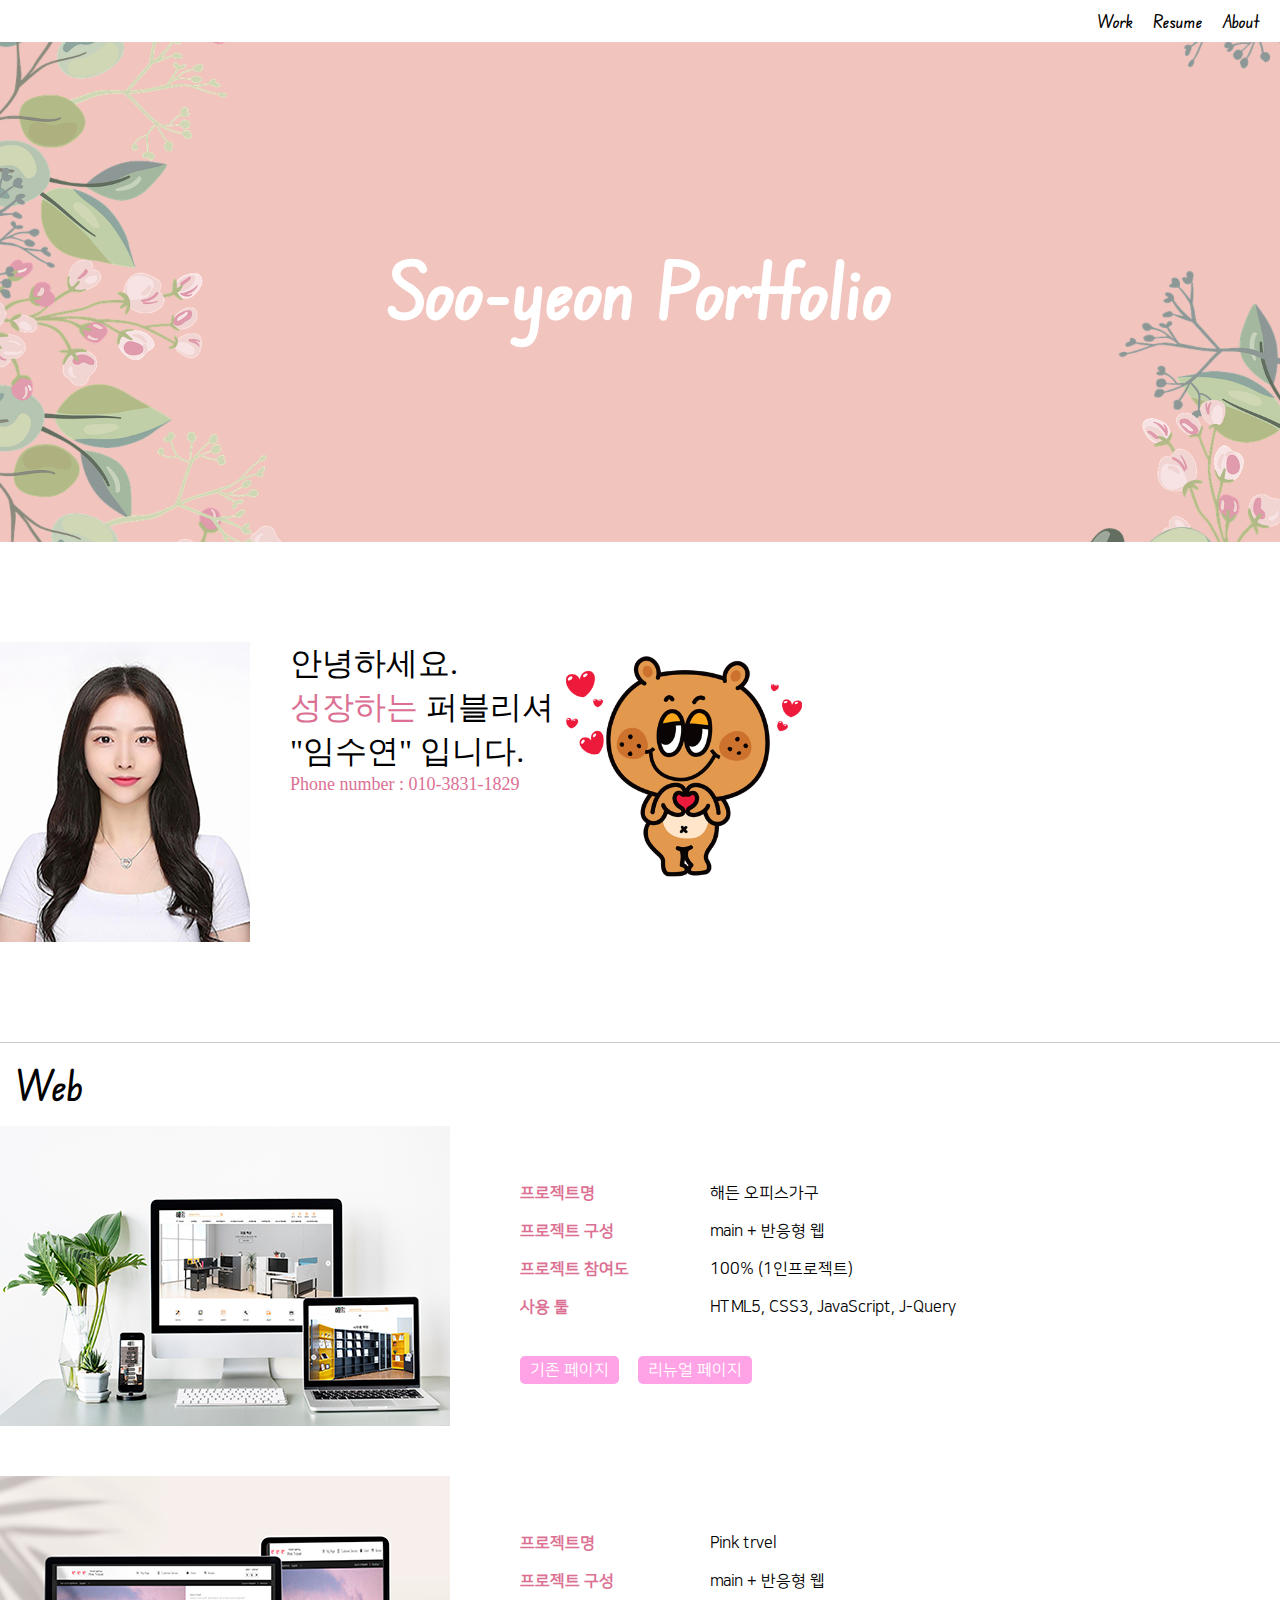
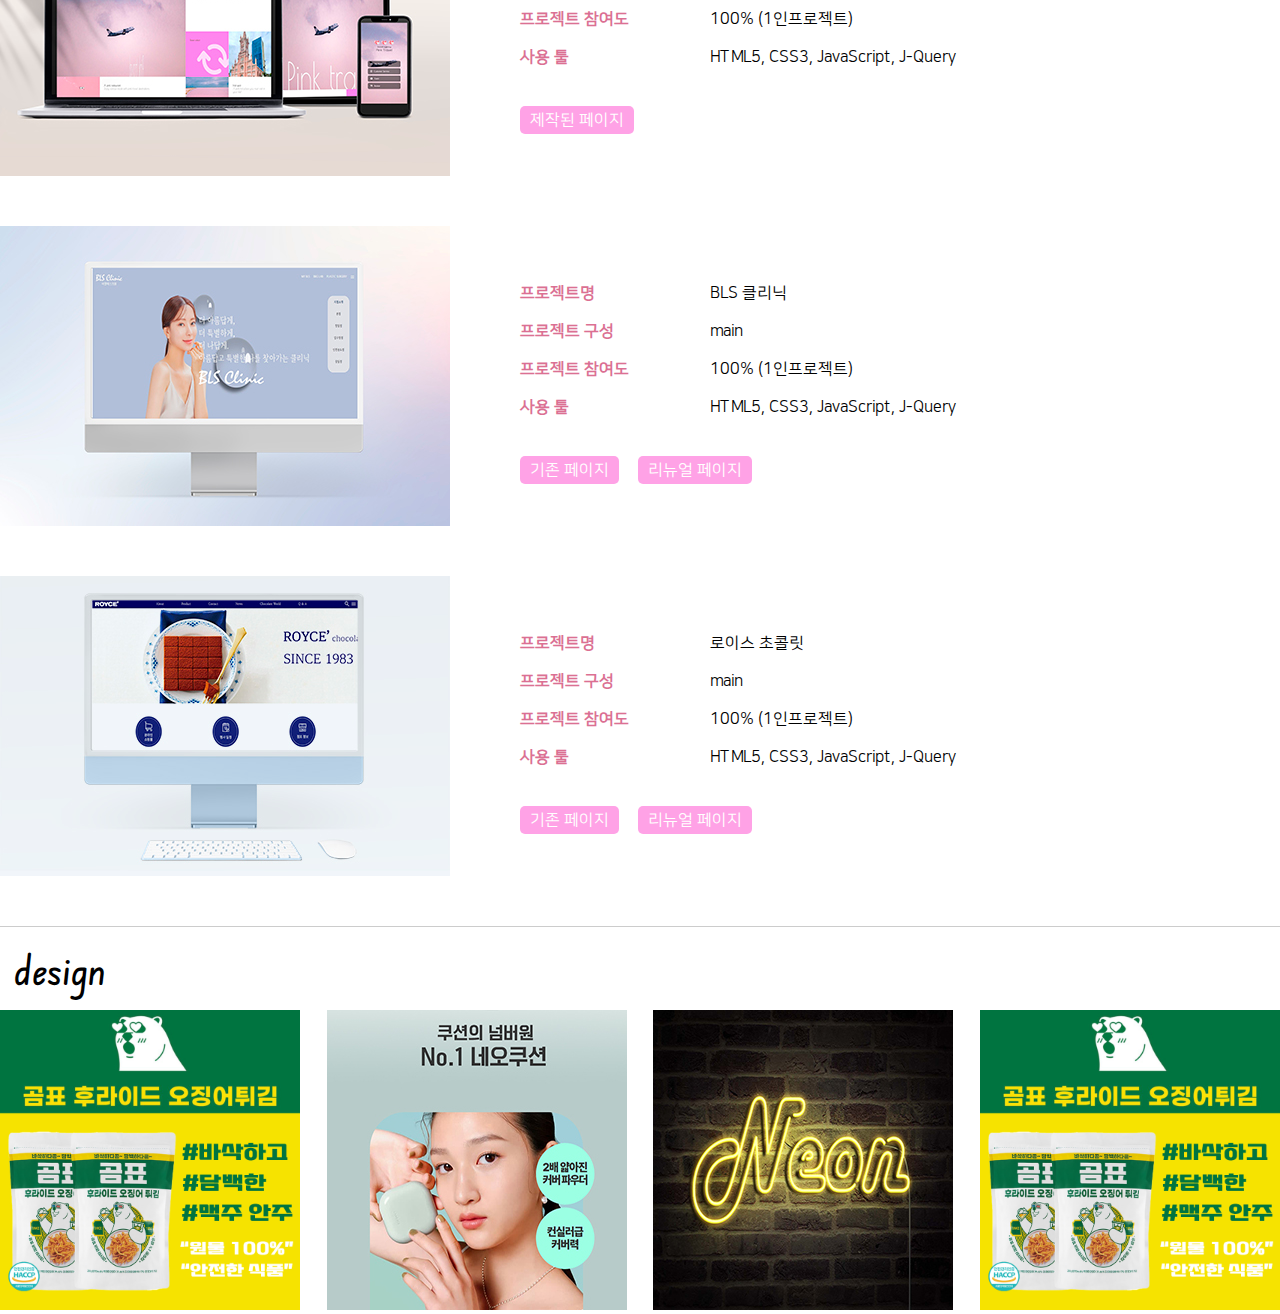
<file: index.html>
<!DOCTYPE html>
<html lang="ko">
<head>
    <meta charset="UTF-8">
    <meta http-equiv="X-UA-Compatible" content="IE=edge">
    <meta name="viewport" content="width=device-width, initial-scale=1.0">
    <link rel="stylesheet" href="my_css/mypage.css">
    <title>Document</title>
</head>
<body>
    <header>
        <ul>
            <li><a href="#">Work</a></li>
            <li><a href="#">Resume</a></li>
            <li><a href="about.html">About</a></li>
        </ul>
    </header>
    <div class="banner">
        <h3>Soo-yeon Portfolio</h3>
    </div>

    
    <div class="Profile_first">
        <div class="my_img"></div>
        <div class="ment">
        안녕하세요. <br>
            <span>성장하는</span> 퍼블리셔 <br>
        "임수연" 입니다.
        <p>Phone number : 010-3831-1829</p>
        </div>
        <div class="heart"></div>
    </div>

    <div class="web">
        <h1 class="title">Web</h1>
        <div class="web_project">
        <div class="web_first">
            <div class="web_img" id="one_img"></div>
        </div>
        <div class="web_content">
            <dl>
                <dt>프로젝트명</dt>
                <dd>해든 오피스가구</dd>
                <dt>프로젝트 구성</dt>
                <dd>main + 반응형 웹</dd>
                <dt>프로젝트 참여도</dt>
                <dd>100% (1인프로젝트)</dd>
                <dt>사용 툴</dt>
                <dd>HTML5, CSS3, JavaScript, J-Query</dd>
            </dl>
            <div class="link">
                <a href="https://haedengagu.com/">기존 페이지</a>
                <a href="headen_office/index.html">리뉴얼 페이지</a>
            </div>
        </div>
        </div>

        <div class="web_project">
        <div class="web_first">
            <div class="web_img" id="two_img"></div>
        </div>
        <div class="web_content">
            <dl>
                <dt>프로젝트명</dt>
                <dd>Pink trvel</dd>
                <dt>프로젝트 구성</dt>
                <dd>main + 반응형 웹</dd>
                <dt>프로젝트 참여도</dt>
                <dd>100% (1인프로젝트)</dd>
                <dt>사용 툴</dt>
                <dd>HTML5, CSS3, JavaScript, J-Query</dd>
            </dl>
            <div class="link">
                <a href="pink_trable/index.html">제작된 페이지</a>
            </div>
        </div>
        </div>

        <div class="web_project">
        <div class="web_first">
            <div class="web_img" id="three_img"></div>
        </div>
        <div class="web_content">
            <dl>
                <dt>프로젝트명</dt>
                <dd>BLS 클리닉</dd>
                <dt>프로젝트 구성</dt>
                <dd>main</dd>
                <dt>프로젝트 참여도</dt>
                <dd>100% (1인프로젝트)</dd>
                <dt>사용 툴</dt>
                <dd>HTML5, CSS3, JavaScript, J-Query</dd>
            </dl>
            <div class="link">
                <a href="https://www.blsclinic.com/">기존 페이지</a>
                <a href="BLS/index.html">리뉴얼 페이지</a>
            </div>
        </div>
        </div>

        <div class="web_project">
        <div class="web_first">
            <div class="web_img" id="four_img"></div>
        </div>
        <div class="web_content">
            <dl>
                <dt>프로젝트명</dt>
                <dd>로이스 초콜릿</dd>
                <dt>프로젝트 구성</dt>
                <dd>main</dd>
                <dt>프로젝트 참여도</dt>
                <dd>100% (1인프로젝트)</dd>
                <dt>사용 툴</dt>
                <dd>HTML5, CSS3, JavaScript, J-Query</dd>
            </dl>
            <div class="link">
                <a href="https://www.royce.com/contents/english/">기존 페이지</a>
                <a href="royce/index.html">리뉴얼 페이지</a>
            </div>
        </div>
        </div>
    </div>

    <div class="design">
        <h1 class="title">design</h1>
        <!-- 이미지로 연결 어떻게 하는지 여쭤보고 넣기 -->
        <ul>
            <li><a href="my_images/gompoupdf.pdf"><img src="my_images/gompou.jpg" alt=""></a></li>
            <li><a href="my_images/laneigepdf.pdf"><img src="my_images/laneige.jpg" alt=""></a></li>
            <li><a href="my_images/neonpdf.pdf"><img src="my_images/neon.jpg" alt=""></a></li>
            <li><img src="my_images/gompou.jpg" alt=""></li>
        </ul>
    </div>

    <div class="about"></div>

</body>
</html>
</file>
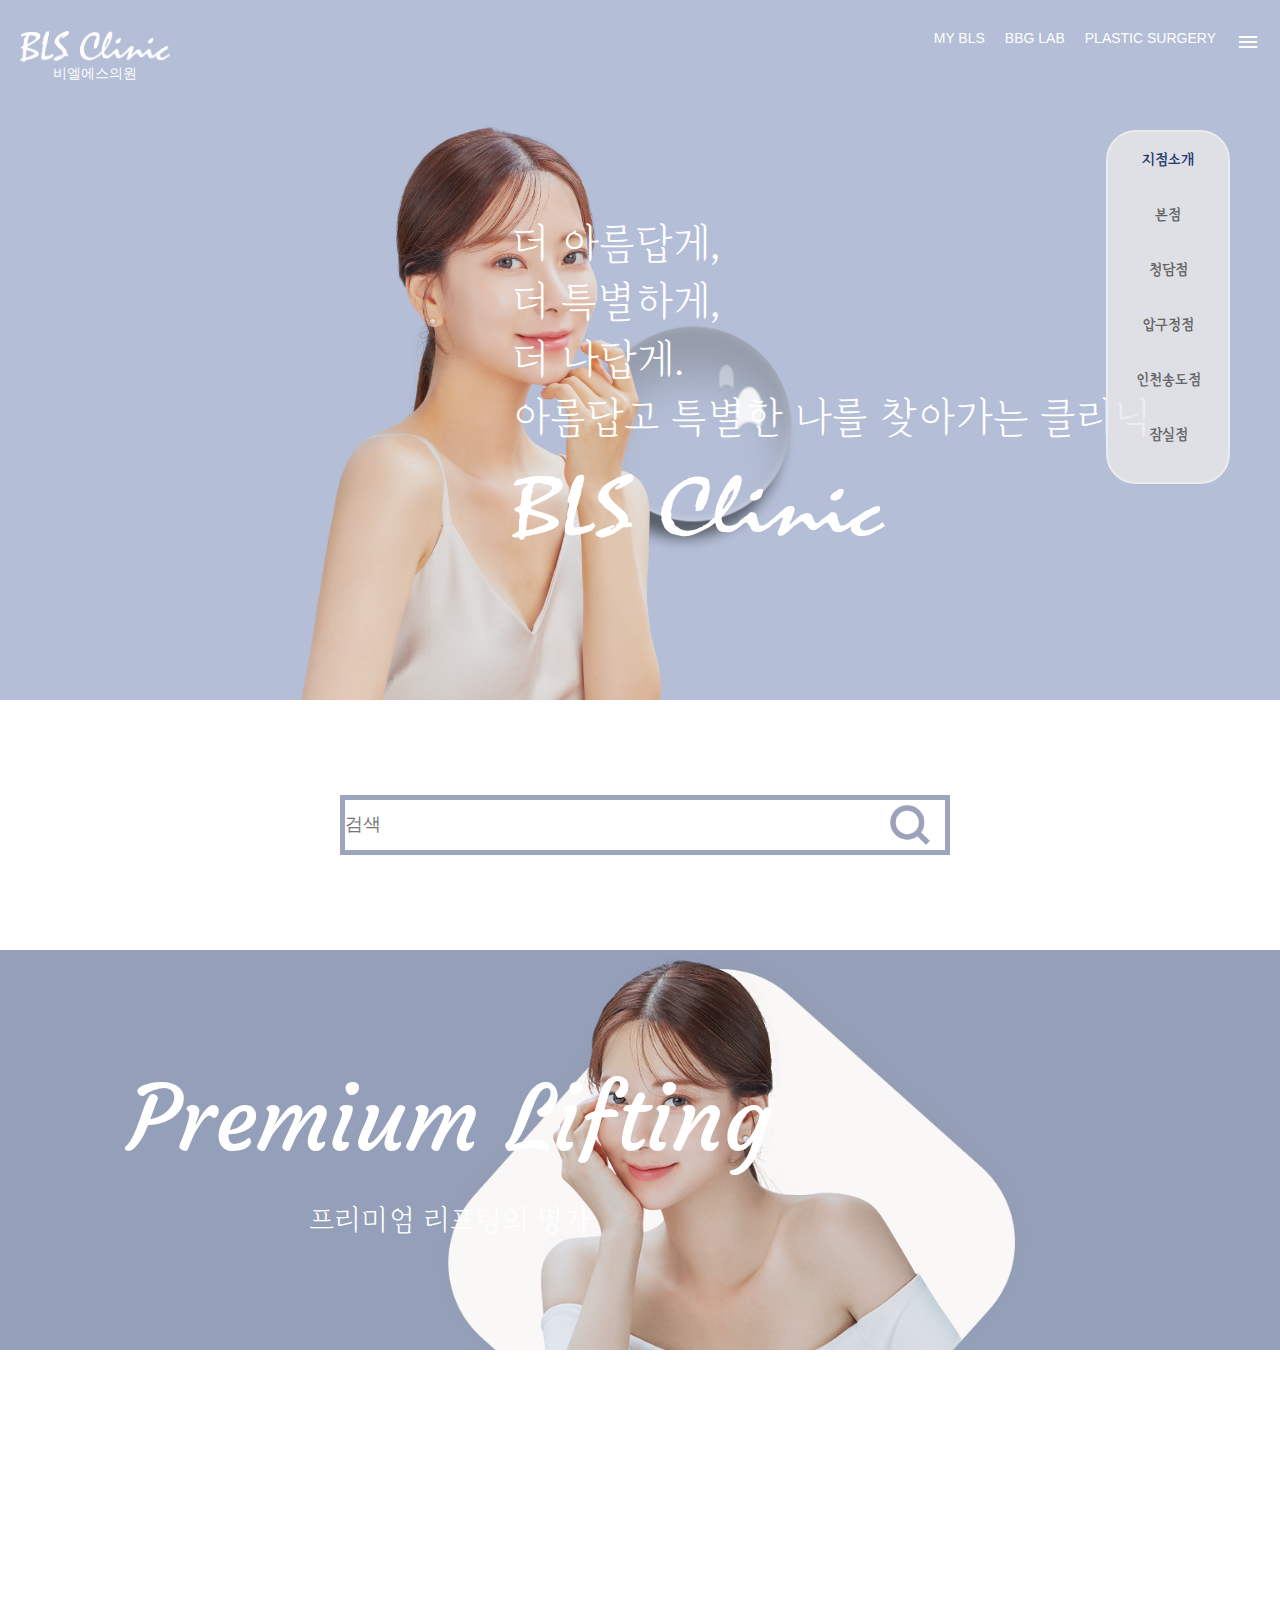
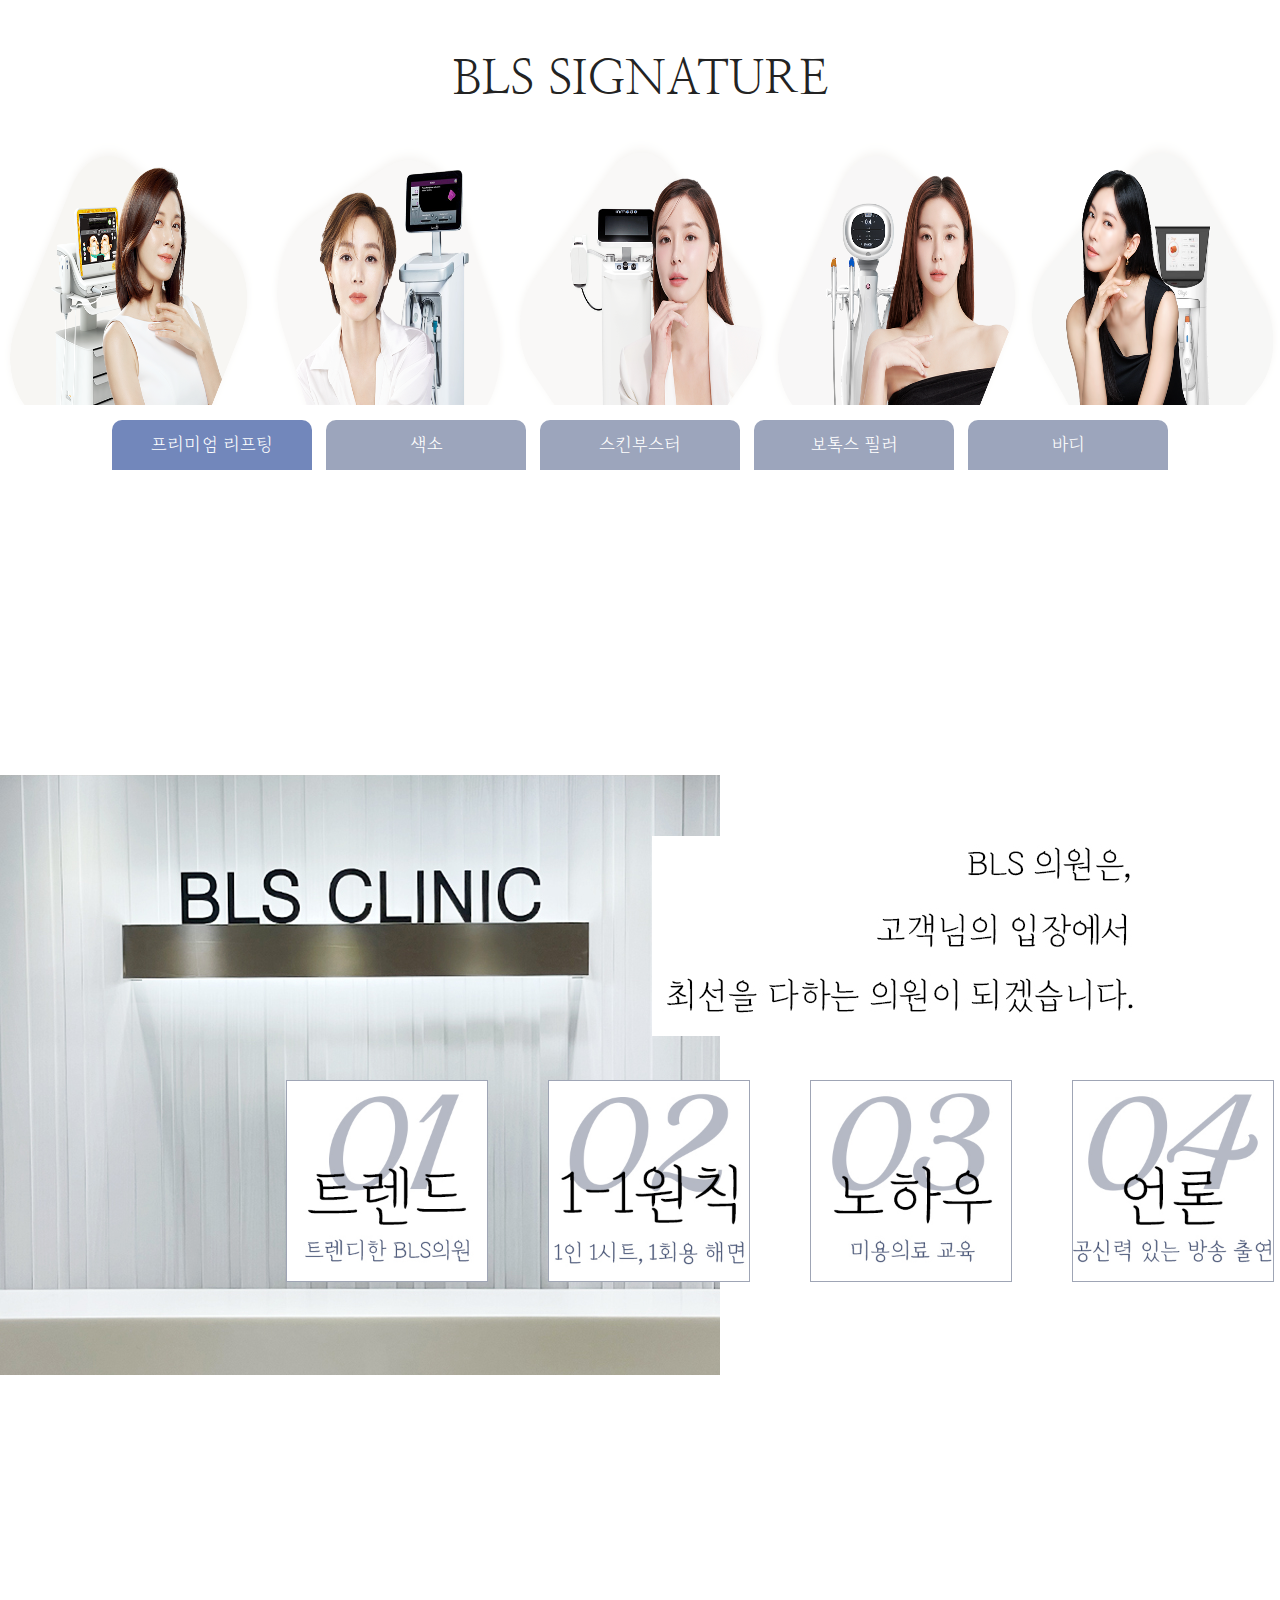
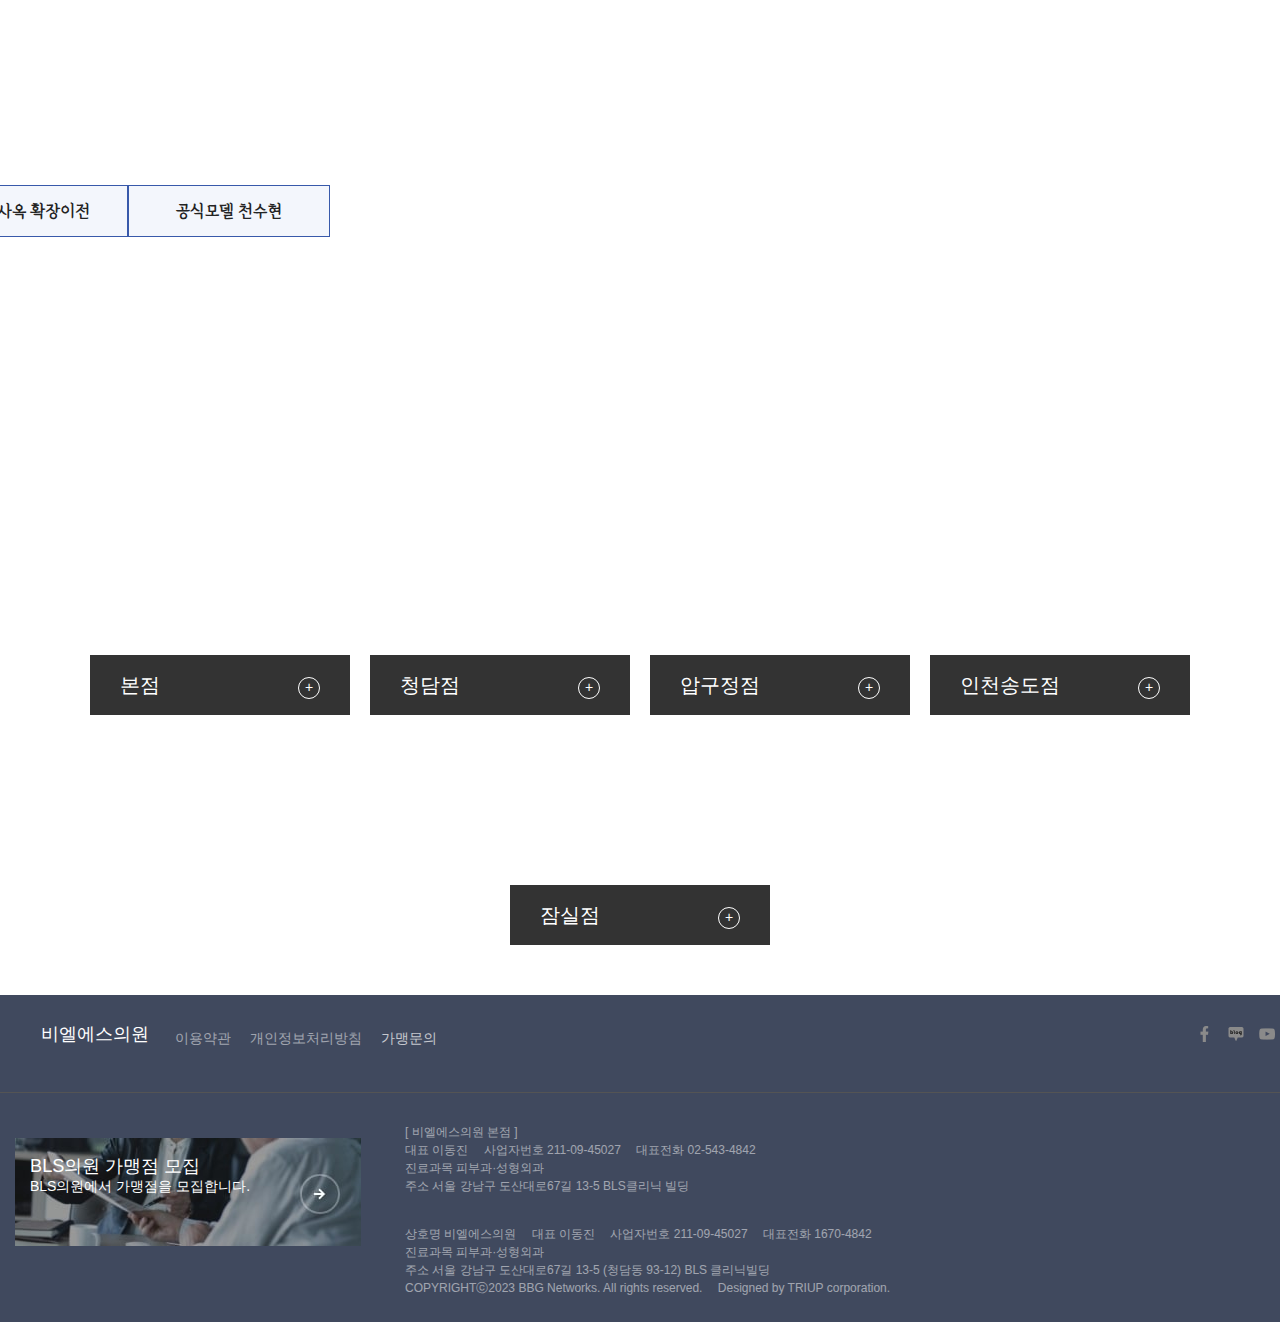
<file: BLS/index.html>
<!DOCTYPE html>
<html lang="ko">
<head>
    <meta charset="UTF-8">
    <meta http-equiv="X-UA-Compatible" content="IE=edge">
    <meta name="viewport" content="width=device-width, initial-scale=1.0">
    <link rel="stylesheet" href="https://fonts.googleapis.com/css2?family=Material+Symbols+Outlined:opsz,wght,FILL,GRAD@48,400,0,0" />
    <link rel="stylesheet" href="css/bls.css">
    <link rel="stylesheet" href="css/owl.carousel.css">
    <link rel="stylesheet" href="css/owl.theme.default.css">
    <link rel="stylesheet" href="css/bd-main.css">
    <link rel="stylesheet" href="css/brand.layout.css">
    <script src="js/jquery-3.6.1.min.js"></script>
    <script src="js/owl.carousel.js"></script>
    <script src="js/bls.js"></script>
    <title>Document</title>
</head>
<body>
    <div class="entire">
        <div class="banner">
            <header>
                <div class="logo">
                    <img src="images/mainTxt.png" alt="">
                    <p>비엘에스의원</p>
                </div>
                <nav>
                    <div class="nav_menu">
                        <ul>
                            <li><a href="#">MY BLS</a></li>
                            <li><a href="#">BBG LAB</a></li>
                            <li><a href="#">PLASTIC SURGERY</a></li>
                            <li class="submenuopen">
                                <span class="material-symbols-outlined">
                                    menu
                                </span>
                            </li>
                        </ul>
                    </div>
                </nav>
            </header>
            <div class="submenu_box">
                <div class="submenu_warp">
                    <div class="xbutton">X</div>
                <div class="submenu">
                    <div class="blspickmenu">
                        <ul>
                            <li><h3>BLS PICK</h3></li>
                            <p>BLS픽</p>
                            <li><a href="#">울쎄라</a></li>
                            <li><a href="#">써마지 FLX</a></li>
                            <li><a href="#">인모드</a></li>
                            <li><a href="#">리쥬란 힐러</a></li>
                            <li><a href="#">피코토닝</a></li>
                            <li><a href="#">BLS 필링</a></li>
                            <li><a href="#">보톡스</a></li>
                            <li><a href="#">필러</a></li>
                            <li><a href="#">쥬비덤 볼룩스</a></li>
                        </ul>
                    </div>
                    <div class="liftingmenu">
                        <ul>
                            <li><h3>LIFTING</h3></li>
                            <p>리프팅</p>
                            <li><a href="#">하트리프팅</a></li>
                            <li><a href="#">에어젯2</a></li>
                            <li><a href="#">올리지오</a></li>
                            <li><a href="#">인모드</a></li>
                            <li><a href="#">실리프팅</a></li>
                            <li><a href="#">컴포트 듀얼</a></li>
                            <li><a href="#">뉴테라</a></li>
                            <li><a href="#">슈링크</a></li>
                            <li><a href="#">아이슈링크</a></li>
                            <li><a href="#">슈링크 유니버스</a></li>
                            <li><a href="#">울쎄라</a></li>
                            <li><a href="#">써마지 FLX</a></li>
                            <li><a href="#">아이 써마지</a></li>
                            <li><a href="#">튠바디</a></li>
                            <li><a href="#">튠라이너</a></li>
                            <li><a href="#">튠페이스</a></li>
                        </ul>
                    </div>
                    <div class="lasermenu">
                        <ul>
                            <li><h3>LASER</h3></li>
                            <p>레이저</p>
                            <li><a href="#">라비앙 레이저</a></li>
                            <li><a href="#">색소&화이트닝</a></li>
                            <li><a href="#">모공&흉터</a></li>
                            <li><a href="#">굿바이 타투</a></li>
                            <li><a href="#">피코토닝</a></li>
                            <li><a href="#">코레지 셀핏</a></li>
                            <li><a href="#">시크릿레이저</a></li>
                        </ul>
                    </div>
                    <div class="skincaremenu">
                        <ul>
                            <li><h3>SKIN CARE</h3></li>
                            <p>스킨부스터</p>
                            <li><a href="#">시그널72</a></li>
                            <li><a href="#">리쥬하이</a></li>
                            <li><a href="#">NCTF</a></li>
                            <li><a href="#">리쥬란 힐러</a></li>
                            <li><a href="#">잘루프로</a></li>
                            <li><a href="#">볼빛주사</a></li>
                            <li><a href="#">물광주사</a></li>
                            <li><a href="#">다이아주사</a></li>
                            <li><a href="#">엑소좀ASCE+</a></li>
                        </ul>
                        <ul>
                            <p>BLS케어</p>
                            <li><a href="#">르네상스 필링</a></li>
                            <li><a href="#">BLS 필링</a></li>
                            <li><a href="#">수소토닝</a></li>
                            <li><a href="#">LDM 수분초음파</a></li>
                        </ul>
                    </div>
                    <div class="skincaremenu">
                        <ul>
                            <li><h3>VOLUME&SHAPE</h3></li>
                            <p>볼륨&쉐입</p>
                            <li><a href="#">쥬비덤 볼룩스</a></li>
                            <li><a href="#">제로셀 주사</a></li>
                            <li><a href="#">보톡스</a></li>
                            <li><a href="#">필러</a></li>
                            <li><a href="#">윤곽주사</a></li>
                            <li><a href="#">조각주사</a></li>
                            <li><a href="#">V시크릿</a></li>
                        </ul>
                    </div>
                    <div class="bodymenu">
                        <ul>
                            <li><h3>바디</h3></li>
                            <li><a href="#">제로셀 주사</a></li>
                            <li><a href="#">바디보톡스</a></li>
                            <li><a href="#">스톤케어</a></li>
                            <li><a href="#">데콜테마사지</a></li>
                            <li><a href="#">카복시</a></li>
                            <li><a href="#">바디 조각주사</a></li>
                            <li><a href="#">걸그룹 주사</a></li>
                            <li><a href="#">펀치 웨이브</a></li>
                            <li><a href="#">사이저</a></li>
                            <li><a href="#">바디 슈링크</a></li>
                            <li><a href="#">탈모 치료 프로그램</a></li>
                        </ul>
                        <ul>
                            <li><h3>제모</h3></li>
                            <li><a href="#">여성제모</a></li>
                            <li><a href="#">여성제모</a></li>
                        </ul>
                    </div>
                    <div class="blsevent">
                        <ul>
                            <li><h3>EVENT</h3></li>
                            <li><a href="#">이벤트</a></li>
                        </ul>
                        <ul>
                            <li><h3>RESERVATION</h3></li>
                            <li><a href="#">예약하기</a></li>
                        </ul>
                        <ul>
                            <li><h3>BEFORE&AFTER</h3></li>
                            <li><a href="#">전후사진</a></li>
                        </ul>
                        <ul>
                            <li><h3>ABOUT</h3></li>
                            <p>BLS클리닉</p>
                            <li><a href="#">BLS클리닉소개</a></li>
                            <li><a href="#">의료진소개</a></li>
                            <li><a href="#">진료안내/오시는길</a></li>
                        </ul>
                        <ul>
                            <p>커뮤니티</p>
                            <li><a href="#">공지사항</a></li>
                            <li><a href="#">BLS활동내역</a></li>
                            <li><a href="#">스타와 BLS</a></li>
                            <li><a href="#">베스트셀럽</a></li>
                            <li><a href="#">전후사진</a></li>
                            <li><a href="#">BLS클리닉 영상</a></li>
                        </ul>
                    </div>
                </div>
            </div>
        </div>
            <div class="model"></div>
            <div class="banner_ment">
                <span>더 <b>아름</b>답게,</span>
                <span>더 <b>특별</b>하게,</span>
                <span>더 <b>나</b>답게.</span>
                <span><b>아름</b>답고 <b>특별</b>한 <b>나</b>를 찾아가는 클리닉</span>
                <img src="images/mainTxt.png" alt="">
            </div>
            <div class="Point">
                <ul>
                    <li><p>지점소개</p></li>
                    <li><a href="#">본점</a></li>
                    <li><a href="#">청담점</a></li>
                    <li><a href="#">압구정점</a></li>
                    <li><a href="#">인천송도점</a></li>
                    <li><a href="#">잠실점</a></li>
                </ul>
            </div>
        </div>
        <div class="search_wrap">
        <div class="search">
            <input type="text" name="" id="bls_search" placeholder="검색">
            <img src="images/search-1.png" alt="">
        </div>
        </div>
    <div class="Lifting">
        <div class="Lifting_model"></div>
        <div class="lifting_ment">
            <!-- <img src="images/sec3_1.png" alt=""> -->
            <h1>Premium Lifting</h1>
            <p>프리미엄 리프팅의 명가</p>
        </div>
    </div>
    <div class="Signature">
        <h1>BLS SIGNATURE</h1>
    <div class="owl-carousel owl-theme" id="Signature_product">
        <div class="item">
            <ul>
                <li><img src="images/20230308124842_16.png" alt="">
                    <div class="sighover">
                        <a href="#">울쎄라</a>
                        <p>정품인증서제공</p>
                        <p>오리지널 초음파 리프팅</p>
                    </div>
                </li>
                <li><img src="images/sig1-2.png" alt="">
                    <div class="sighover">
                        <a href="#">써마지 FLX</a>
                        <p>정품팁 확인</p>
                        <p>고주파 에너지로 탄력UP</p>
                    </div>
                </li>
                <li><img src="images/sig1-3.png" alt="">
                    <div class="sighover">
                        <a href="#">인모드</a>
                        <p>두가지 모드로 지방세포 사멸,탄력 리프팅</p>
                    </div>
                </li>
                <li><img src="images/sig1-4.png" alt="">
                    <div class="sighover">
                        <a href="#">슈링크 유니버스</a>
                        <p>더 강력해진 2세대 슈링크!</p>
                    </div>
                </li>
                <li><img src="images/sig1-5.png" alt="">
                    <div class="sighover">
                        <a href="#">올리지오</a>
                        <p>내 얼굴에 딱맞는 리프팅 시술로 <br> 주름과 탄력을 한번에!</p>
                    </div>
                </li>
            </ul>
        </div>
        <div class="item">
            <ul>
                <li><img src="images/sig2-1.png" alt=""></li>
                <li><img src="images/sig2-2.png" alt=""></li>
                <li><img src="images/sig2-3.png" alt=""></li>
                <li><img src="images/sig2-4.png" alt=""></li>
                <li><img src="images/sig2-5.png" alt=""></li>
            </ul>
        </div>
        <div class="item">
            <ul>
                <li><img src="images/sig3-1.png" alt=""></li>
                <li><img src="images/sig3-2.png" alt=""></li>
                <li><img src="images/sig3-3.png" alt=""></li>
                <li><img src="images/sig3-4.png" alt=""></li>
                <li><img src="images/sig3-5.png" alt=""></li>
            </ul>
        </div>
        <div class="item">
            <ul>
                <li><img src="images/sig4-1.png" alt=""></li>
                <li><img src="images/sig4-2.png" alt=""></li>
                <li><img src="images/sig4-3.png" alt=""></li>
                <li><img src="images/sig4-4.png" alt=""></li>
                <li><img src="images/sig4-5.png" alt=""></li>
            </ul>
        </div>
        <div class="item">
            <ul>
                <li><img src="images/sig5-1.png" alt=""></li>
                <li><img src="images/sig5-2.png" alt=""></li>
                <li><img src="images/sig5-3.png" alt=""></li>
                <li><img src="images/sig5-4.png" alt=""></li>
                <li><img src="images/sig5-5.png" alt=""></li>
            </ul>
        </div>
    </div>
    </div>
    <div class="Introduction">
        <div class="Introduction_img"><img src="images/20220513165244_12.jpg" alt=""></div>
        <div class="Introduction_ment">
            <img src="images/bls-1.jpg" alt="">
        </div>
        <div class="Introduction_box">
            <ul>
                <li><img src="images/blspromise1.jpg" alt=""></li>
                <li><img src="images/blspromise2.jpg" alt=""></li>
                <li><img src="images/blspromise3.jpg" alt=""></li>
                <li><img src="images/blspromise4.jpg" alt=""></li>
            </ul>
        </div>
    </div>
    <div class="brand">
    <div class="tab_left">
        <p class="tablink" onmouseover="tab(0)">본점 사옥 확장이전</p>
        <p class="tablink" onmouseover="tab(1)">공식모델 천수현</p>
    </div>
    <div class="tab_bottom">
        <div class="tabcontent">
            <iframe id="blsVideo1" src="https://player.vimeo.com/video/560245106" width="600px" height="" frameborder="0" allow="autoplay; fullscreen" allowfullscreen></iframe>
        </div>
        <div class="tabcontent">
            <iframe id="blsVideo2" src="https://player.vimeo.com/video/582867518" width="600px" height="" frameborder="0" allow="autoplay; fullscreen" allowfullscreen></iframe>
        </div>
    </div>
    </div>

    <section class="mpr-branch on" style="opacity: 1; transform: matrix(1, 0, 0, 1, 0, 0);">
        <div class="mprb-info" id="corpInfoDiv"><div class="minframe">
<ul class="bs-list">
            <li>
        <div class="mpr-bs-item" style="background-image:url(https://image.blsclinic.com/uploadFiles/B00038/corpLogo/20200706095039_12.jpg);">
            <div class="branch-hover-box">
                <div class="brach-name-bar">
                    <span>본점</span>
                    <span class="__add">+</span>
                </div>	
                <div class="branch-info">
                    <dl class="bil-top">
                                                    <dt class="bilt-1">오늘 진료시간&nbsp;</dt>
                                                    <dd class="bilt-2">
                                                            오늘은 휴진일입니다 
                                                        </dd>
                    </dl>
                    <dl class="bil-top">
                        <dt class="bilt-1">휴진 일정 안내</dt>
                        <dd class="bilt-2">
                        -							</dd>
                    </dl>
                    <div class="bir-bottom">
                        <div class="inner row">
                            <a href="http://www.blsclinic1.com/" target="_blank" class="col-4 vi-btn">
                                <img src="images/b-home.png" alt="홈페이지">홈페이지
                            </a>
                            <a href="http://www.blsclinic1.com/reservation/" target="_blank" class="col-4 vi-btn">
                                <img src="images/b-reservation.png" alt="예약하기">
                                예약하기
                            </a>
                            <a href="https://www.blsclinic.com/brand/intro/store-map.php?b=B00038" class="col-4 vi-btn">
                                <img src="images/b-location.png" alt="오시는길">
                                오시는길
                            </a>
                        </div>
                    </div>
                </div>
            </div>
        </div>
    </li>
            <li>
        <div class="mpr-bs-item" style="background-image:url(https://image.blsclinic.com/uploadFiles/B00039/corpLogo/20210729185614_12.jpg);">
            <div class="branch-hover-box">
                <div class="brach-name-bar">
                    <span>청담점</span>
                    <span class="__add">+</span>
                </div>	
                <div class="branch-info">
                    <dl class="bil-top">
                                                    <dt class="bilt-1">오늘 진료시간&nbsp;</dt>
                                                    <dd class="bilt-2">
                                                            오늘은 휴진일입니다 
                                                        </dd>
                    </dl>
                    <dl class="bil-top">
                        <dt class="bilt-1">휴진 일정 안내</dt>
                        <dd class="bilt-2">
                        03/15(수) · 03/22(수) · 03/29(수) · 04/05(수)							</dd>
                    </dl>
                    <div class="bir-bottom">
                        <div class="inner row">
                            <a href="http://www.blsclinic2.com/" target="_blank" class="col-4 vi-btn">
                                <img src="images/b-home.png" alt="홈페이지">홈페이지
                            </a>
                            <a href="http://blsclinic2.com/reservation/" target="_blank" class="col-4 vi-btn">
                                <img src="images/b-reservation.png" alt="예약하기">
                                예약하기
                            </a>
                            <a href="https://www.blsclinic.com/brand/intro/store-map.php?b=B00039" class="col-4 vi-btn">
                                <img src="images/b-location.png" alt="오시는길">
                                오시는길
                            </a>
                        </div>
                    </div>
                </div>
            </div>
        </div>
    </li>
            <li>
        <div class="mpr-bs-item" style="background-image:url(https://image.blsclinic.com/uploadFiles/B00040/corpLogo/20220513165244_12.jpg);">
            <div class="branch-hover-box">
                <div class="brach-name-bar">
                    <span>압구정점</span>
                    <span class="__add">+</span>
                </div>	
                <div class="branch-info">
                    <dl class="bil-top">
                                                    <dt class="bilt-1">오늘 진료시간&nbsp;</dt>
                                                    <dd class="bilt-2">
                                                            오늘은 휴진일입니다 
                                                        </dd>
                    </dl>
                    <dl class="bil-top">
                        <dt class="bilt-1">휴진 일정 안내</dt>
                        <dd class="bilt-2">
                        -							</dd>
                    </dl>
                    <div class="bir-bottom">
                        <div class="inner row">
                            <a href="http://www.blsclinic3.com/" target="_blank" class="col-4 vi-btn">
                                <img src="images/b-home.png" alt="홈페이지">홈페이지
                            </a>
                            <a href="http://www.blsclinic3.com/reservation/" target="_blank" class="col-4 vi-btn">
                                <img src="images/b-reservation.png" alt="예약하기">
                                예약하기
                            </a>
                            <a href="https://www.blsclinic.com/brand/intro/store-map.php?b=B00040" class="col-4 vi-btn">
                                <img src="images/b-location.png" alt="오시는길">
                                오시는길
                            </a>
                        </div>
                    </div>
                </div>
            </div>
        </div>
    </li>
            <li>
        <div class="mpr-bs-item" style="background-image:url(https://image.blsclinic.com/uploadFiles/B00042/corpLogo/20210729185710_12.jpg);">
            <div class="branch-hover-box">
                <div class="brach-name-bar">
                    <span>인천송도점</span>
                    <span class="__add">+</span>
                </div>	
                <div class="branch-info">
                    <dl class="bil-top">
                                                    <dt class="bilt-1">오늘 진료시간&nbsp;</dt>
                                                    <dd class="bilt-2">
                                                            오늘은 휴진일입니다 
                                                        </dd>
                    </dl>
                    <dl class="bil-top">
                        <dt class="bilt-1">휴진 일정 안내</dt>
                        <dd class="bilt-2">
                        -							</dd>
                    </dl>
                    <div class="bir-bottom">
                        <div class="inner row">
                            <a href="http://www.blsclinic5.com/" target="_blank" class="col-4 vi-btn">
                                <img src="images/b-home.png" alt="홈페이지">홈페이지
                            </a>
                            <a href="http://www.blsclinic5.com/reservation/" target="_blank" class="col-4 vi-btn">
                                <img src="images/b-reservation.png" alt="예약하기">
                                예약하기
                            </a>
                            <a href="https://www.blsclinic.com/brand/intro/store-map.php?b=B00042" class="col-4 vi-btn">
                                <img src="images/b-location.png" alt="오시는길">
                                오시는길
                            </a>
                        </div>
                    </div>
                </div>
            </div>
        </div>
    </li>
            <li>
        <div class="mpr-bs-item" style="background-image:url(https://image.blsclinic.com/uploadFiles/B00052/corpLogo/20210729185857_12.jpg);">
            <div class="branch-hover-box">
                <div class="brach-name-bar">
                    <span>잠실점</span>
                    <span class="__add">+</span>
                </div>	
                <div class="branch-info">
                    <dl class="bil-top">
                                                    <dt class="bilt-1">오늘 진료시간&nbsp;</dt>
                                                    <dd class="bilt-2">
                                                            오늘은 휴진일입니다 
                                                        </dd>
                    </dl>
                    <dl class="bil-top">
                        <dt class="bilt-1">휴진 일정 안내</dt>
                        <dd class="bilt-2">
                        -							</dd>
                    </dl>
                    <div class="bir-bottom">
                        <div class="inner row">
                            <a href="http://www.blsclinic6.com/" target="_blank" class="col-4 vi-btn">
                                <img src="images/b-home.png" alt="홈페이지">홈페이지
                            </a>
                            <a href="http://www.blsclinic6.com/reservation/" target="_blank" class="col-4 vi-btn">
                                <img src="images/b-reservation.png" alt="예약하기">
                                예약하기
                            </a>
                            <a href="https://www.blsclinic.com/brand/intro/store-map.php?b=B00052" class="col-4 vi-btn">
                                <img src="images/b-location.png" alt="오시는길">
                                오시는길
                            </a>
                        </div>
                    </div>
                </div>
            </div>
        </div>
    </li>
        </ul>
</div>
</div>
        <script language="javaScript">getCorpInfo();</script>
    </section>
    <footer id="Footer">
		<div class="minframe">
			<div class="inner">
				<h1 class="logo">
					<span class="trand-name">비엘에스의원</span>
				</h1>
				<div class="ft-content fc-top">
					<div class="fc-link-wrap">
						<a href="https://www.blsclinic.com/brand/policy/">이용약관</a>
						<a href="https://www.blsclinic.com/brand/policy/privacyPolicy.php">개인정보처리방침</a>
						<a href="http://www.bbgnetworks.com/index.php#contact-us" target="_blank" class="pt">가맹문의</a>
					</div>
					<div class="ft-sub-box">
						<div class="sns-box">
							<ul>
								<li>
									<a href="https://blog.naver.com/blsclinic" target="_blank" title="BLS의원 블로그 바로가기">
										<img src="images/ico_snsFb.png" alt="블로그">
									</a>
								</li>	
								<li>
									<a href="https://www.facebook.com/blsbeauty" target="_blank" title="BLS의원 페이스북 바로가기">
										<img src="images/ico_snsNBlog.png" alt="페이스북">
									</a>
								</li>	
								<li>
									<a href="https://www.youtube.com/channel/UCtpz9DwD4_yi6kQaQyItirA" target="_blank" title="BLS의원 유튜브 바로가기">
										<img src="images/ico_snsYoutube.png" alt="유튜브">
									</a>
								</li>	
							</ul>
						</div>
					</div>
				</div>
				<div class="ft-content fc-bottom">
					<div onclick="window.open(&#39;http://www.bbgnetworks.com/index.php#contact-us&#39;)" class="member-ask">
						<p>
							<strong>BLS의원 가맹점 모집</strong>
							<span>BLS의원에서 가맹점을 모집합니다.</span>
						</p>
					</div>

										<div class="rolling_wrap fcb-left">
						<ul class="rolling_list">
														
														
														
														
														
													<li style="overflow: hidden; display: list-item;">
								<address>
									<strong class="adr_tit">[ 비엘에스의원 본점 ]</strong><br>
									<span>대표 이동진</span>
									<span>사업자번호 211-09-45027</span>
									<span>대표전화 02-543-4842</span>
									<span>진료과목 피부과·성형외과</span><br>
									<span>주소 서울 강남구 도산대로67길 13-5 BLS클리닉 빌딩</span>
								</address>
							</li><li style="overflow: hidden; display: list-item;">
								<address>
									<strong class="adr_tit">[ 청담비엘에스의원 ]</strong><br>
									<span>대표 권용욱</span>
									<span>사업자번호 278-59-00014</span>
									<span>대표전화 02-512-4842</span>
									<span>진료과목 피부과·성형외과</span><br>
									<span>주소 서울 강남구 선릉로 830 공신진흥빌딩 5층</span>
								</address>
							</li><li style="overflow: hidden; display: list-item;">
								<address>
									<strong class="adr_tit">[ 압구정비엘에스의원 ]</strong><br>
									<span>대표 이동원</span>
									<span>사업자번호 746-47-00135</span>
									<span>대표전화 02-544-4841</span>
									<span>진료과목 피부과·성형외과</span><br>
									<span>주소 서울 강남구 논현로 824 동양빌딩 8층 BLS클리닉</span>
								</address>
							</li><li style="overflow: hidden; display: list-item;">
								<address>
									<strong class="adr_tit">[ 비엘에스의원 인천송도점 ]</strong><br>
									<span>대표 유동식</span>
									<span>사업자번호 131-35-88850</span>
									<span>대표전화 032-422-1755</span>
									<span>진료과목 피부과·성형외과</span><br>
									<span>주소 인천 연수구 컨벤시아대로 81 드림시티 7층 BLS 클리닉</span>
								</address>
							</li><li style="overflow: hidden; display: list-item;">
								<address>
									<strong class="adr_tit">[ 잠실비엘에스의원 ]</strong><br>
									<span>대표 강한별</span>
									<span>사업자번호 215-23-23375</span>
									<span>대표전화 02-419-1175</span>
									<span>진료과목 피부과·성형외과</span><br>
									<span>주소 서울 송파구 석촌호수로 61 (잠실동 35-2)트리지움 3층</span>
								</address>
							</li></ul>
					</div>
										<div class="fcb-right">
						<address>
							<span>상호명 비엘에스의원</span>
							<span>대표 이동진</span>
							<span>사업자번호 211-09-45027</span>
							<span>대표전화 1670-4842</span><br>
							<span>진료과목 피부과·성형외과</span>
							<span>주소 서울 강남구 도산대로67길 13-5 (청담동 93-12) BLS 클리닉빌딩</span>
							<br>
							<span>COPYRIGHTⓒ<span id="hjNowYear">2023</span> BBG Networks. All rights reserved.</span>
							<a href="http://www.triupcorp.com/" target="_blank">Designed by TRIUP corporation.</a>
						</address>
						
					</div>
				</div>
			</div>
		</div>
	</footer>
    </div>
</body>
<!-- 넣을것
(비엘에스 브랜드소개 홈페이지 개념으로)
비엘에스 시그니처시술소개 v
비엘에스 셀럽 
비엘에스 미디어
비엘에스 약속 v
비엘에스 지점소개
푸터바
(순서는 다시생각해서 짜기) -->
</html>
</file>
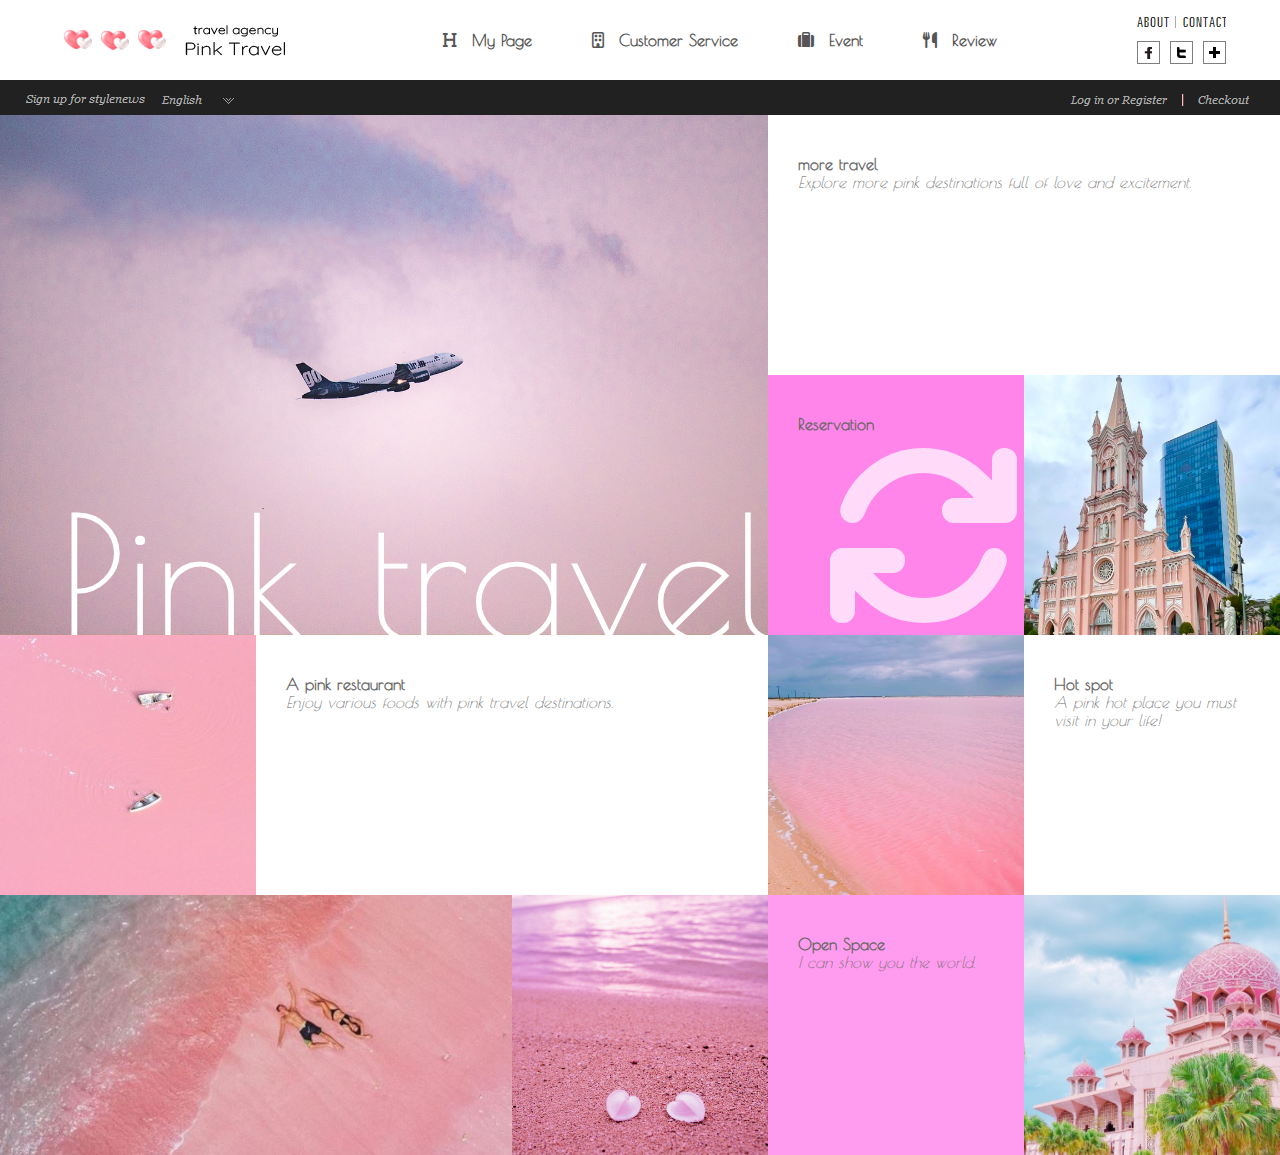
<file: pink_trable/index.html>
<!DOCTYPE html>
<html lang="ko">
  <head>
    <meta charset="UTF-8" />
    <meta http-equiv="X-UA-Compatible" content="IE=edge" />
    <meta name="viewport" content="width=device-width, initial-scale=1.0" />
    <title>몰디브</title>
    <link rel="stylesheet" href="css/all.css" />
    <link rel="stylesheet" href="css/maldives2.css" />
  </head>
  <body>
    <header>
      <h1>logo</h1>
      <ul id="gnb">
        <li>
          <a href="#"><i class="fa-solid fa-heading"></i>My Page</a>
        </li>
        <li>
          <a href="#"><i class="fa-regular fa-building"></i>Customer Service</a>
        </li>
        <li>
          <a href="#"><i class="fa-solid fa-suitcase"></i>Event</a>
        </li>
        <li>
          <a href="#"><i class="fa-solid fa-utensils"></i>Review</a>
        </li>
      </ul>
      <div class="snsSet">
        <ul>
          <li>
            <a href="#"><img src="images/sns1.png" alt="sns1" /></a>
          </li>
          <li>
            <a href="#"><img src="images/sns2.png" alt="sns2" /></a>
          </li>
        </ul>
        <ul>
          <li>
            <a href="#"><img src="images/sns3.png" alt="sns3" /></a>
          </li>
          <li>
            <a href="#"><img src="images/sns4.png" alt="sns4" /></a>
          </li>
          <li>
            <a href="#"><img src="images/sns5.png" alt="sns5" /></a>
          </li>
        </ul>
      </div>
    </header>
    <div id="util">
      <ul>
        <li>
          <a href="#"><img src="images/util1.png" alt="util1" /></a>
        </li>
        <li>
          <a href="#"><img src="images/util2.png" alt="util2" /></a>
        </li>
      </ul>
      <ul>
        <li>
          <a href="#"><img src="images/util3.png" alt="util3" /></a>
        </li>
        <li>
          <a href="#"><img src="images/util4.png" alt="util4" /></a>
        </li>
      </ul>
    </div>
    <section id="contents">
      <article>
        <div class="bg bg1"><span>Pink travel</span></div>
      </article>
      <article>
        <div class="txt">
          <i class="fa-solid fa-arrow-right"></i>
          <p>
            <strong>more travel</strong><br /><em
              >Explore more pink destinations full of love and excitement.</em
            >
          </p>
        </div>
      </article>
      <article>
        <div class="txt">
          <i class="fa-solid fa-sync fa-spin"></i>
          <p><strong>Reservation</strong></p>
        </div>
      </article>
      <article>
        <div class="bg bg2"><span>Da Nang</span></div>
      </article>
      <article>
        <div class="bg bg3"><span>Healier</span></div>
      </article>
      <article>
        <div class="txt">
          <i class="fas fa-arrow-right"></i>
          <p>
            <strong> A pink restaurant</strong><br /><em
              >Enjoy various foods with pink travel destinations.</em
            >
          </p>
        </div>
      </article>
      <article>
        <div class="bg bg4"><span>Lagoon</span></div>
      </article>
      <article>
        <div class="txt">
          <i class="fas fa-arrow-right"></i>
          <p>
            <strong>Hot spot </strong><br /><em
              >A pink hot place you must visit in your life!</em
            >
          </p>
        </div>
      </article>
      <article>
        <div class="bg bg5"><span>Komodo</span></div>
      </article>
      <article>
        <div class="bg bg6"><span>Harbour</span></div>
      </article>
      <article>
        <div class="txt">
          <i class="fas fa-arrow-right"></i>
          <p>
            <strong>Open Space </strong><br /><em>I can show you the world.</em>
          </p>
        </div>
      </article>
      <article>
        <div class="bg bg7"><span>Mosque</span></div>
      </article>
    </section>
  </body>
</html>
</file>
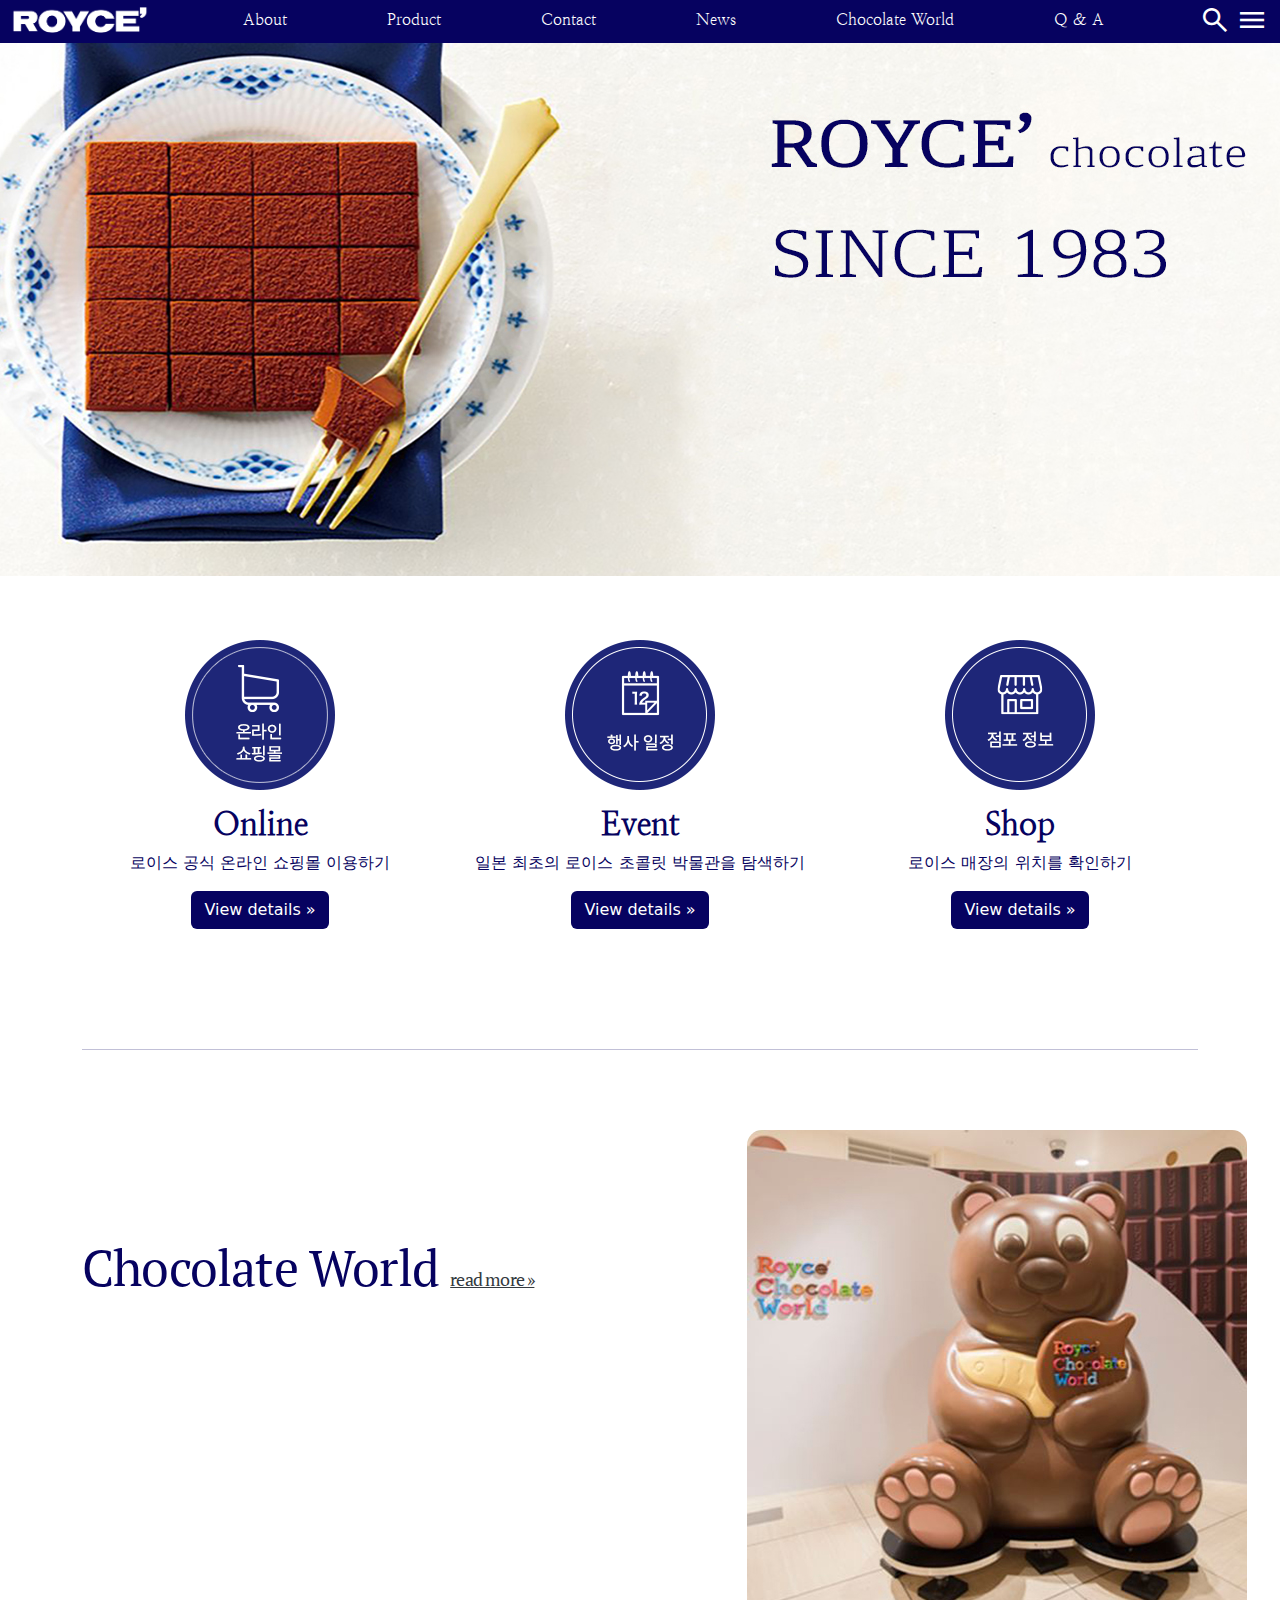
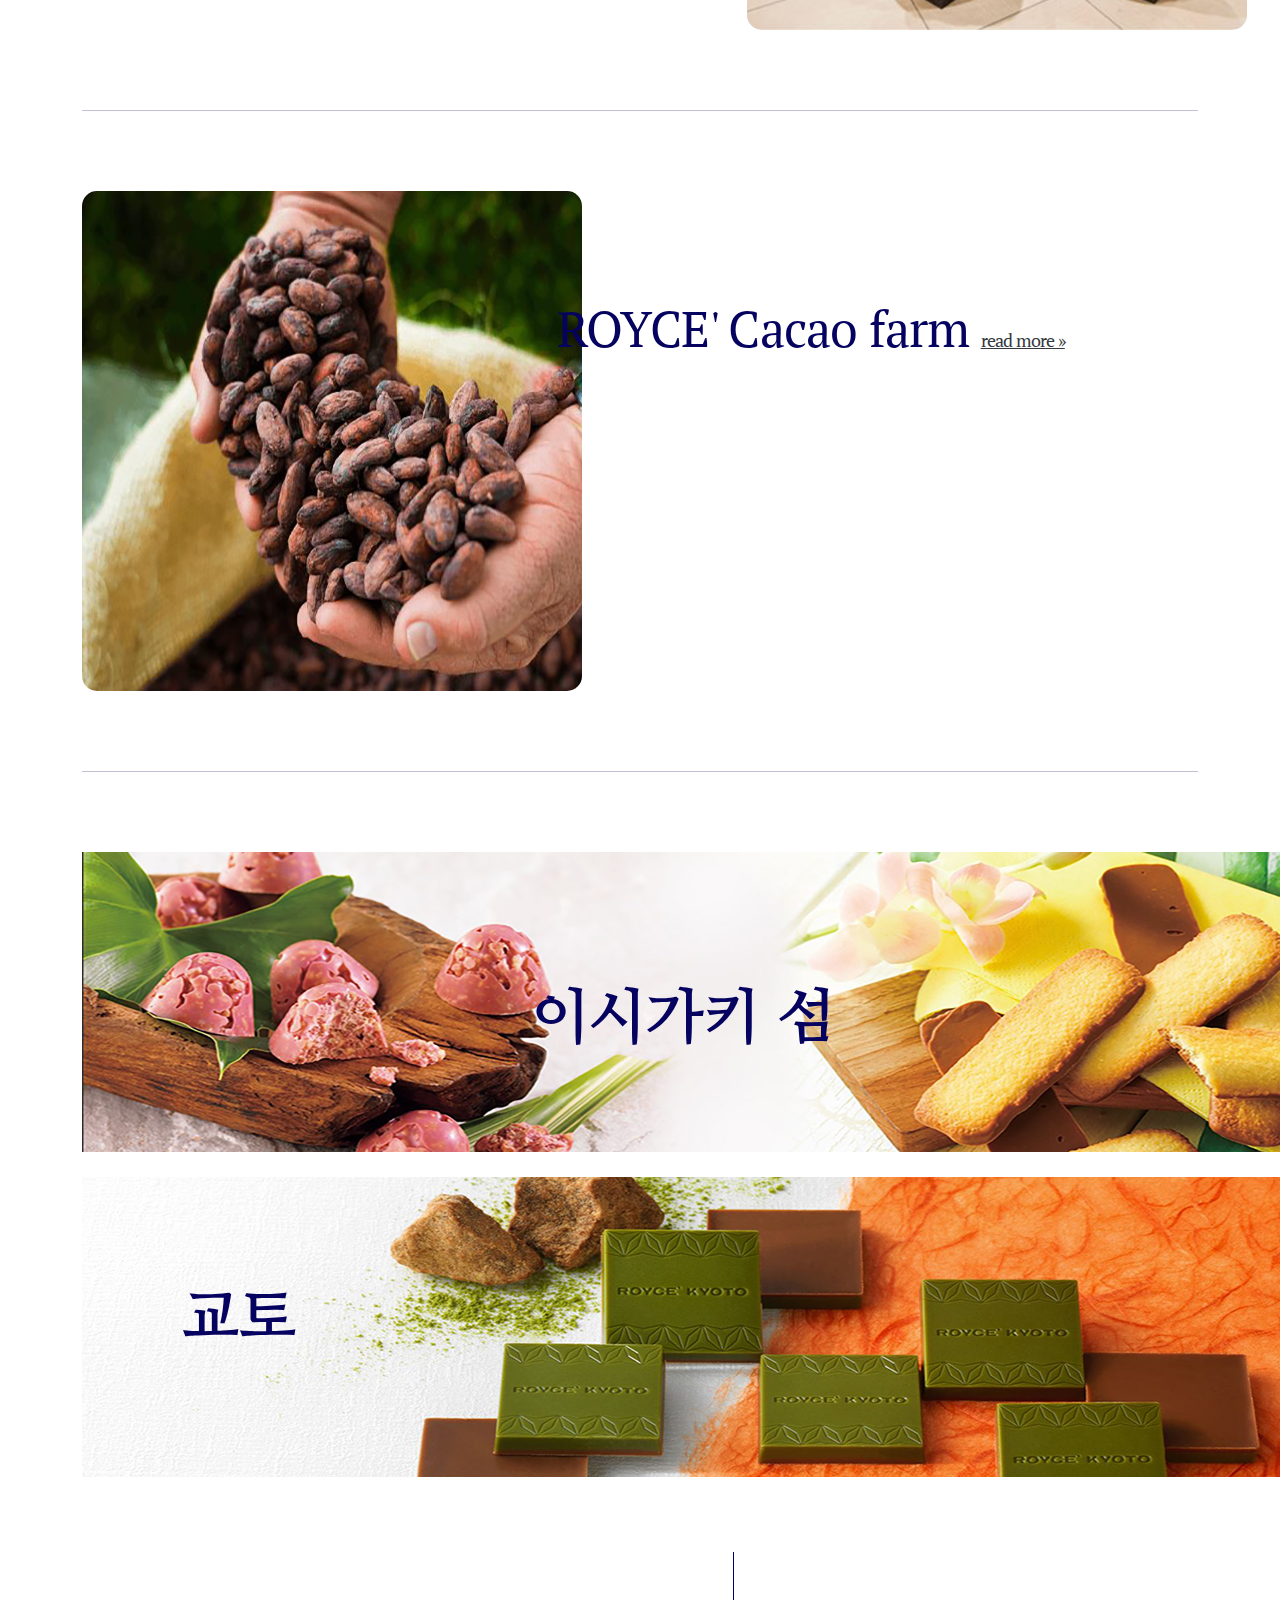
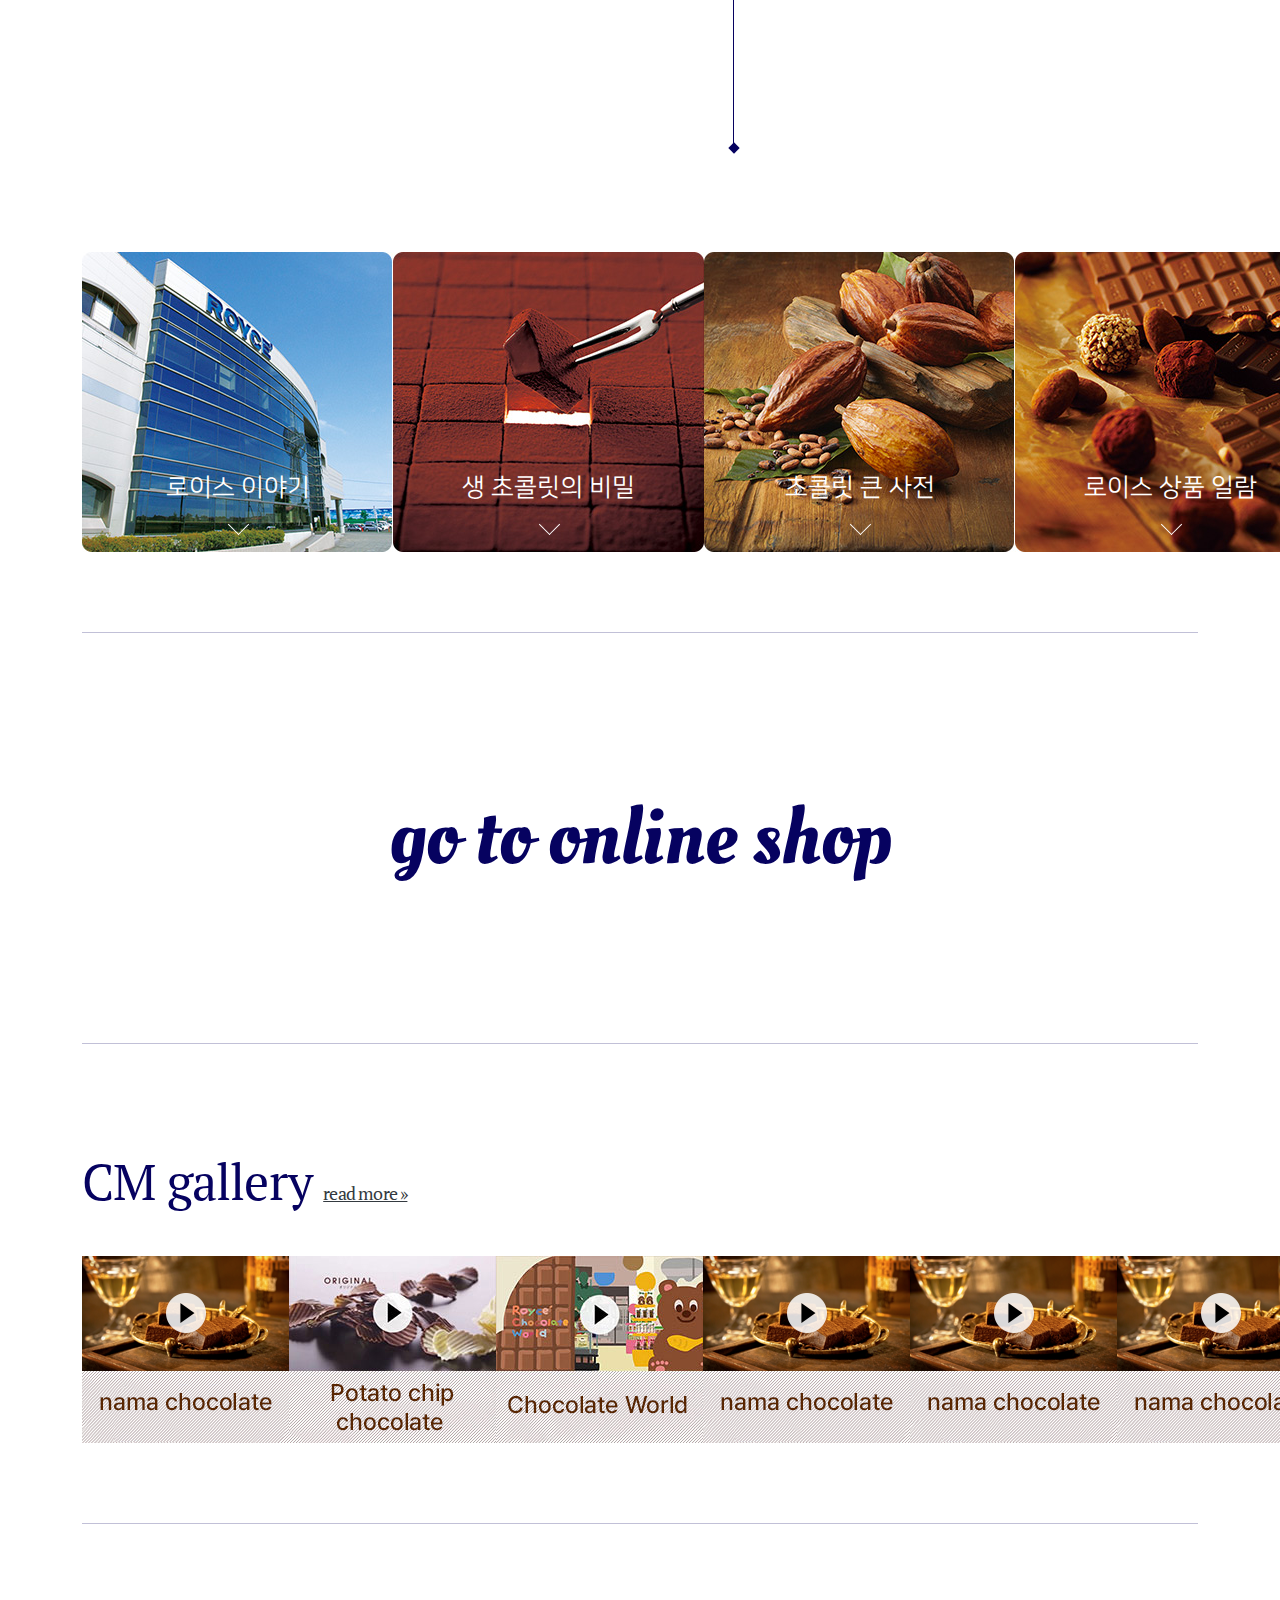
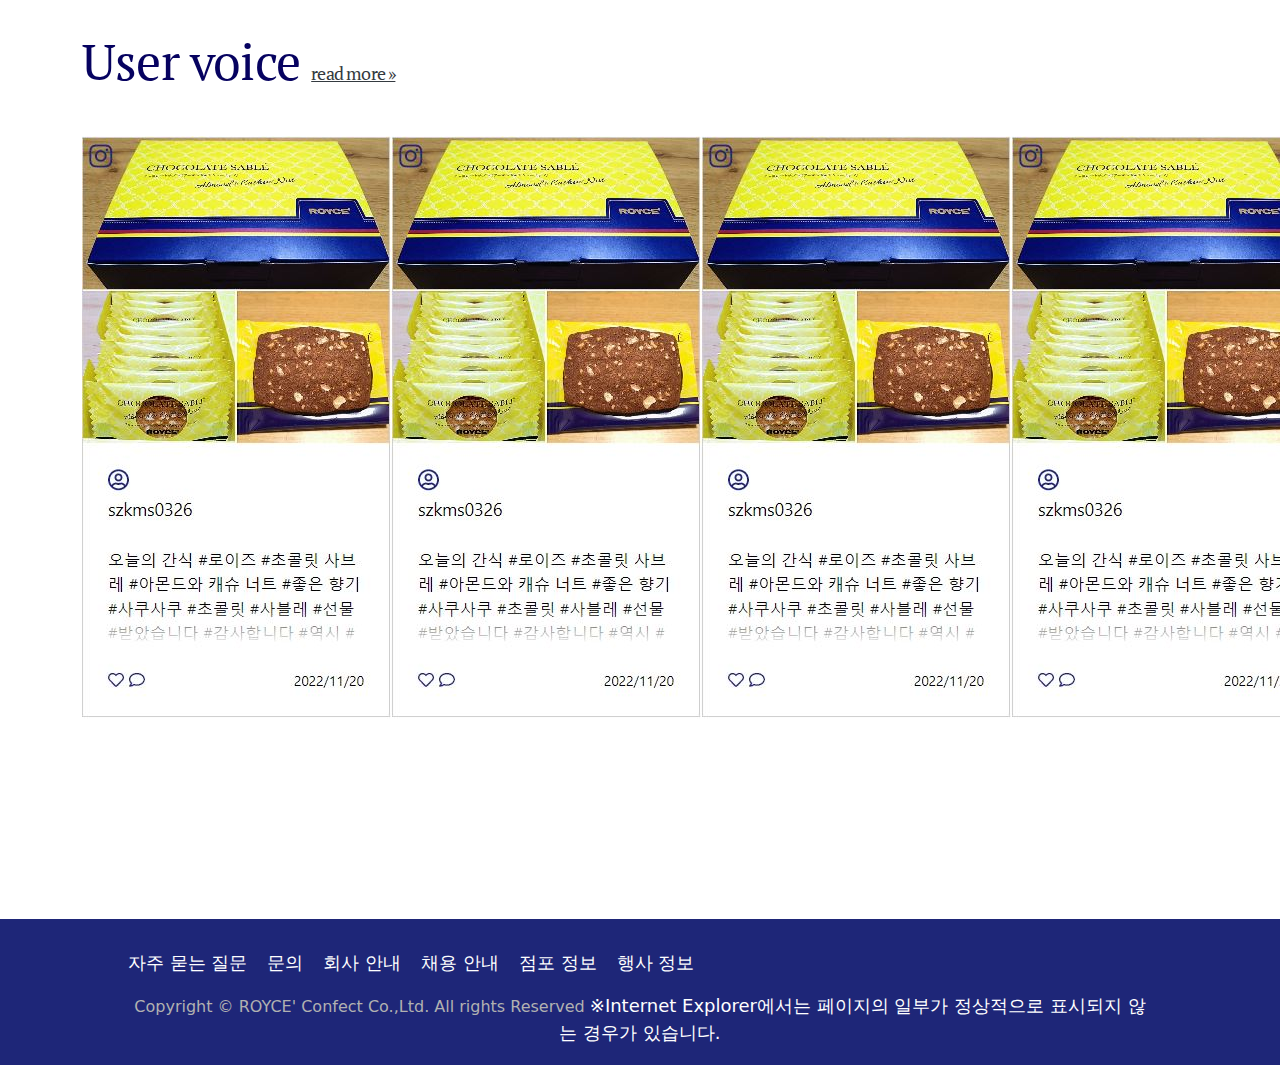
<file: royce/index.html>
<!doctype html>
<html lang="ko">
  <head>
    <meta charset="utf-8">
    <meta name="viewport" content="width=device-width, initial-scale=1">
    <meta name="description" content="">
    <meta name="author" content="Mark Otto, Jacob Thornton, and Bootstrap contributors">
    <meta name="generator" content="Hugo 0.104.2">
    <title>Carousel Template · Bootstrap v5.2</title>
    <link href="css/bootstrap.css" rel="stylesheet">
    <link href="css/carousel.css" rel="stylesheet">
    <link rel="stylesheet" href="https://fonts.googleapis.com/css2?family=Material+Symbols+Outlined:opsz,wght,FILL,GRAD@48,400,0,0" />
    <script src="js/jquery-3.6.1.min.js"></script>
    <script src="js/bootstrap.bundle.min.js"></script>
    <script src="js/pop.js"></script>
  </head>
  <body>
    
<header>
  <nav class="navbar navbar-expand-md navbar-dark fixed-top bg-dark">
    <div class="container-fluid">
      <div class="logo">
      <a class="navbar-brand" href="#"><img src="images/logo2.png" alt="logo"></a>
      <button class="navbar-toggler" type="button" data-bs-toggle="collapse" data-bs-target="#navbarCollapse" aria-controls="navbarCollapse" aria-expanded="false" aria-label="Toggle navigation">
        <span class="navbar-toggler-icon"></span>
      </button>
      </div>
      <div class="collapse navbar-collapse" id="navbarCollapse">
        <ul class="navbar-nav me-auto mb-2 mb-md-0">
          <li class="nav-item">
            <a class="nav-link" aria-current="page" href="#">About</a>
          </li>
          <li class="nav-item">
            <a class="nav-link" href="#">Product</a>
          </li>
          <li class="nav-item">
            <a class="nav-link">Contact</a>
          </li>
          <li class="nav-item">
            <a class="nav-link">News</a>
          </li>
          <li class="nav-item">
            <a class="nav-link">Chocolate World</a>
          </li>
          <li class="nav-item">
            <a class="nav-link">Q & A</a>
          </li>
        </ul>
      </div> 
      <div class="search">
     
      
        <a href="#"><span class="material-symbols-outlined">
        search
        </span></a>
        <a href="#"><span class="material-symbols-outlined">
          menu
          </span></a>
     </div>
    </div>
  </nav>

</header>

<main>

  <div id="myCarousel" class="carousel slide" data-bs-ride="carousel">
    <div class="carousel-inner">
      <div class="carousel-item active">
        <!-- <img src="images/maincopy.jpg" alt="banner1"> -->

        <div class="container">
      
        </div>
      </div>
    </div>
    <button class="carousel-control-prev" type="button" data-bs-target="#myCarousel" data-bs-slide="prev">
      <span class="carousel-control-prev-icon" aria-hidden="true"></span>
      <span class="visually-hidden">Previous</span>
    </button>
    <button class="carousel-control-next" type="button" data-bs-target="#myCarousel" data-bs-slide="next">
      <span class="carousel-control-next-icon" aria-hidden="true"></span>
      <span class="visually-hidden">Next</span>
    </button>
  </div>


  <!-- Marketing messaging and featurettes
  ================================================== -->
  <!-- Wrap the rest of the page in another container to center all the content. -->

  <div class="container marketing">

    <!-- Three columns of text below the carousel -->
    <div class="row">
      <div class="col-lg-4">
        <img src="images/btn_main01 copy 2.png" alt="">

        <h2 class="fw-normal">Online</h2>
        <p>로이스 공식 온라인 쇼핑몰 이용하기</p>
        <p><a class="btn btn-secondary" href="#">View details &raquo;</a></p>
      </div><!-- /.col-lg-4 -->
      <div class="col-lg-4">
        <img src="images/btn_main02 copy.png" alt="">

        <h2 class="fw-normal">Event</h2>
        <p>일본 최초의 로이스 초콜릿 박물관을 탐색하기</p>
        <p><a class="btn btn-secondary" href="#">View details &raquo;</a></p>
      </div><!-- /.col-lg-4 -->
      <div class="col-lg-4">
        <img src="images/btn_main03 copy.png" alt="">

        <h2 class="fw-normal">Shop</h2>
        <p>로이스 매장의 위치를 확인하기</p>
        <p><a class="btn btn-secondary" href="#">View details &raquo;</a></p>
      </div><!-- /.col-lg-4 -->
    </div><!-- /.row -->


    <!-- START THE FEATURETTES -->

    <hr class="featurette-divider">
    <div class="row featurette">
      <div class="col-md-7">
        <h2 class="featurette-heading fw-normal lh-1">Chocolate World <span class="text-muted"><a href="https://www.royce.com/brand/contents/chocolateworld/"> read more &raquo; </a></span></h2>
   
      </div>
      <div class="col-md-5">
        <img src="images/cho.jpg" alt="">

      </div>
    </div>

    <hr class="featurette-divider">

    <div class="row featurette">
      <div class="col-md-7 order-md-2">
        <h2 class="featurette-heading fw-normal lh-1">ROYCE' Cacao farm <span class="text-muted"><a href="https://www.royce.com/brand/contents/cacao/"> read more &raquo;</a></span></h2>
    
      </div>
      <div class="col-md-5 order-md-1">
       <img src="images/kakao.JPG" alt="">

      </div>
    </div>

    <hr class="featurette-divider">

   
    <div class="content1">
      <ul>
       <li>
        <a href="https://www.royce.com/brand/contents/ishigaki/"><img src="images/main4 copy.jpg" alt=""></a>
         <div class="txt1">이시가키 섬</div>
       </li>
       <li>
        <a href="https://www.royce.com/brand/contents/kyoto/"><img src="images/main3 copy.jpg" alt=""></a>
        <div class="txt2">교토</div>
      </li>
     </ul>
     <div class="or">
      <span></span>
    </div>
    </div>
    <div class="content2">
      <ul>
        <li><a href="#"><img src="images/content1.jpg" alt=""></a>
        <p class="text">로이스 이야기</p>
        <span class="but"></span>
        </li>
        <li><a href="#"><img src="images/content2.jpg" alt=""></a>
        <p class="text">생 초콜릿의 비밀</p>
        <span></span>
        </li>
        <li><a href="#"><img src="images/content3.jpg" alt=""></a>
        <p class="text">초콜릿 큰 사전</p>
        <span></span>
        </li>
        <li><a href="#"><img src="images/content4.jpg" alt=""></a>
        <p class="text">로이스 상품 일람</p>
        <span></span>
        </li>
      </ul>
    </div>

    <hr class="featurette-divider">



    <div class="content3">
      <p class="shoptxt"><a href="https://www.royce.com/">go to online shop</a></p>
    </div>

    <hr class="featurette-divider">

      <div class="cm">
        
          <div class="col-md-7">
          <h2 class="featurette-heading fw-normal lh-1">CM gallery <span class="text-muted"><a href="https://www.royce.com/brand/contents/chocolateworld/"> read more &raquo; </a></span></h2>
        </div>
          <ul class="ytbimg">
            <li><img src="images/thum_mov31 copy.png" alt=""></li>
            <li><img src="images/thum_mov14 copy.jpg" alt=""></li>
            <li><img src="images/thum_mov22 copy.jpg" alt=""></li>
            <li><img src="images/thum_mov31 copy.png" alt=""></li>
            <li><img src="images/thum_mov31 copy.png" alt=""></li>
            <li><img src="images/thum_mov31 copy.png" alt=""></li>
          </ul>
      </div>
    

    <hr class="featurette-divider">

    <div class="social">
      <div class="col-md-7">
        <h2 class="featurette-heading fw-normal lh-1">User voice <span class="text-muted"><a href="https://www.royce.com/brand/contents/chocolateworld/"> read more &raquo; </a></span></h2>
      </div>
      <ul class="user">
        <li><img src="images/user1.JPG" alt=""></li>
        <li><img src="images/user1.JPG" alt=""></li>
        <li><img src="images/user1.JPG" alt=""></li>
        <li><img src="images/user1.JPG" alt=""></li>
      </ul>
    </div>
    <!-- /END THE FEATURETTES -->

  </div><!-- /.container -->


 
  <div class="fotbtn">
    <img src="images/footer_pagetop_btn_md.png" alt="">
  </div>
  <footer>
    <div class="footer_menu">
      <ul class="ftme">
        <li><a href="#">자주 묻는 질문</a> </li>
        <li><a href="#">문의</a> </li>
        <li><a href="#">회사 안내</a> </li>
        <li><a href="#">채용 안내</a> </li>
        <li><a href="#">점포 정보</a> </li>
        <li><a href="#">행사 정보</a> </li>
      </ul>
      <ul class="copy">
        <li>Copyright © ROYCE' Confect Co.,Ltd. All rights Reserved  <span>※Internet Explorer에서는 페이지의 일부가 정상적으로 표시되지 않는 경우가 있습니다.</span></li>
      </ul>
    </div>
  </footer>
</main>
<div class="youtube">
  <div class="ytbinner">
    <span class="xbtn"><img src="images/x.png" alt=""></span>
    <iframe width="900" height="600" src="https://www.youtube.com/embed/zayKo9_Q6u8" title="YouTube video player" frameborder="0" allow="accelerometer; autoplay; clipboard-write; encrypted-media; gyroscope; picture-in-picture; web-share" allowfullscreen></iframe>
  </div>
</div>
<div class="spage">
  <span class="spaimg"><img src="images/x.png" alt=""></span>
  <div class="opl">
    <!-- <span class="line"></span> -->
    <form class="line">
      <input class="lint" type="search"  placeholder="Search">
    </form>
    <div class="icon">
      <span class="material-symbols-outlined">
        search
      </span>
    </div>
  </div>
</div>


 

      
  </body>
</html>
</file>
<file: BLS/css/bls.css>
@charset "utf-8";
@font-face {
    font-family: "Cafe24Oneprettynight";
    src: url(../font/Cafe24Oneprettynight/Cafe24Oneprettynight.woff) format("woff");
}
@font-face {
    font-family: "NanumSquare";
    src: url(../font/NanumSquare/NanumSquareR.woff) format("woff");
}
@font-face {
    font-family: "Courgette-Regular";
    src: url(../font/Courgette/Courgette-Regular.woff) format("woff");
}
@font-face {
    font-family: "Pretendard-1.3.6";
    src: url(../font/Pretendard-1.3.6/public/static/Pretendard-Regular.woff) format("woff");
}
@font-face {
    font-family: "NanumMyeongjo-Regular";
    src: url(../font/NanumMyeongjo-Regular.woff) format("woff");
}
* {
    margin: 0;
    padding: 0;
}
ul {
    list-style: none;
}
a {
    text-decoration: none;
}
.entire {
    position: relative;
    width: 100%;
    margin: 0 auto;
}
.banner {
    position: relative;
    width: 100%;
    height: 700px;
    /* background-color: #a8aebd; */
    background-color: #b4bed6;
    /* background-image: url(../images/—Pngtree—water_374760\ 복사.png); */
    background-image: url(../images/—Pngtree—falling\ crystal\ clear\ water\ droplets_5449126.png);
    background-size: cover;
    background-position: center;
}   
header {
    width: 100%;
    max-width: 1400px;
    margin: 0 auto;
    display: flex;
    justify-content: space-between;
    padding-top: 30px;
}
.logo {
    width: 150px;
    margin-left: 20px;
}
.logo img {
    width: 150px;
    height: 32px;
}
.logo p {
    text-align: center;
    color: #fff;
    font-size: 14px;
}
.nav_menu {
    width: 100%;
}
.nav_menu ul {
    display: flex;
    justify-content: space-between;
}
.nav_menu ul li {
    padding-left: 20px;
}
.nav_menu ul li a {
    display: block;
    color: #fff;
}
.nav_menu ul li span {
    display: block;
    color: #fff;
}
.submenuopen {
    cursor: pointer;
    margin-right: 20px;
}
.submenu_box {
    position: relative;
    width: 100%;
    max-width: 1400px;
    height: 200px;
    margin: 0 auto;
}
.submenu_warp {
    position: fixed;
    width: 100%;
    height: 100%;
    top: 0;
    left: 0;
    /* padding: 50px 100px; */
    background-color: rgba(0,0,0,0.75);
    color: #232323;
    z-index: 10;
    overflow: hidden;
    display: none;
}
.submenu {
    width: 1400px;
    height: 700px;
    margin: 0 auto;
    margin-top: 20px;
    display: flex;
    justify-content: space-between;
    background-color: #fff;
}
.submenu p {
    text-align: center;
    color: #25396a;
    font-weight: bold;
    padding: 5px;
}
.submenu ul li {
    text-align: center;
    line-height: 37px;
    padding-left: 30px;
    padding-right: 30px;
}
.submenu ul li h3 {
    font-size: 20px;
    font-weight: bold;
    color: #25396a;
    margin-bottom: 10px;
    margin-top: 3px;
}
.submenu ul li a {
    color: #6880b9;
}
.submenu ul li a:hover {
    color: #25396a;
    border-bottom: 1px solid #25396a;
}
.xbutton {
    position: absolute;
    top: 20px;
    right: 0;
    width: 50px;
    height: 50px;
    color: #fff;
    border: 1px solid #fff;
    border-radius: 50%;
    text-align: center;
    line-height: 50px;
    font-size: 22px;
    cursor: pointer;
}
.model {
    position: absolute;
    bottom: 0;
    left: 300px;
    width: 362px;
    height: 581px;
    background-image: url(../images/msg-model.png);
    background-size: cover;
}
.banner_ment {
    position: absolute;
    top: 30%;
    left: 40%;
    color: #fff;
}
.banner_ment span {
    display: block;
    font-size: 45px;
    font-family: "Cafe24Oneprettynight";
    padding-top: 10px;
}
.banner_ment img {
    padding-top: 30px;
}
.Point {
    position: absolute;
    top: 130px;
    right: 50px;
    width: 120px;
    height: 350px;
    border: 2px solid #ebebeb;
    border-radius: 30px;
    background-color: rgba(233, 233, 233, 0.8);
}
.Point ul li {
    text-align: center;
    line-height: 55px;
    cursor: pointer;
    font-family: "Cafe24Oneprettynight";
    font-size: 16px;
    font-weight: bold;
}
.Point ul li p {
    color: #25396a;
}
.Point ul li a {
    color: #656565;
}
.Point ul li a:hover {
    color: #25396a;
    border-bottom: 1px solid #25396a;
}
.search_wrap {
    width: 100%;
    max-width: 1400px;
    margin: 0 auto;
    height: 250px;
    line-height: 250px;
    text-align: center;
}
.search {
    position: relative;
    width: 600px;
    height: 250px;
    margin: 0 auto;
}
.search input {
    width: 600px;
    height: 50px;
    outline: none;
    border: 5px solid #9ca5bc;
    font-size: 18px;
}
.search img {
    position: absolute;
    top: 42%;
    right: 10px;
    width: 40px;
    height: 40px;
    cursor: pointer;
}
.Lifting {
    position: relative;
    width: 100%;
    height: 400px;
    margin: 0 auto;
    background-color: #949fb9;
}
.Lifting_model {
    position: absolute;
    right: 250px;
    width: 600px;
    height: 400px;
    background-image: url(../images/20230201160110_16.png);
    background-size: cover;
    background-position: center;
}
.lifting_ment {
    position: absolute;
    text-align: center;
    line-height: 100px;
    left: 10%;
    top: 30%;
    color: #fff;
}
.lifting_ment h1 {
    font-size: 90px;
    font-family: "Courgette-Regular";
    font-weight: lighter;
}
.lifting_ment p {
    font-size: 32px;
    font-family: "Cafe24Oneprettynight";
}

.Introduction {
    position: relative;
    width: 100%;
    max-width: 1400px;
    height: 610px;
    margin: 0 auto;
    margin-top: 100px;
    display: flex;
    justify-content: space-between;
}
.Introduction_ment {
    position: absolute;
    top: 10%;
    right: 10%;
}
.Introduction_box {
    position: absolute;
    left: 20%;
    bottom: 100px;
}
.Introduction_box ul {
    display: flex;
    justify-content: center;
}
.Introduction_box ul li {
    padding: 0 30px;
}
.Introduction_box ul li img {
    width: 200px;
    height: 200px;
    border: 1px solid #9fa5b5;
}
.Signature {
    width: 100%;
    max-width: 1800px;
    margin: 0 auto;
    margin-top: 300px;
    margin-bottom: 300px;
}
.Signature h1 {
    font-family: "NanumMyeongjo-Regular";
    text-align: center;
    font-size: 48px;
    margin-bottom: 20px;
}
#Signature_product {
    width: 100%;
    max-width: 1800px;
    margin: 0 auto;
}
.item {
    width: 100%;
}
.item ul {
    display: flex;
    justify-content: center;
}
.item ul li {
    cursor: pointer;
    position: relative;
    width: 360px;
    height: 280px;
}
.item ul li img {
    width: 360px;
    height: 280px;
}
.sighover {
    position: absolute;
    top: 0;
    left: 0;
    width: 360px;
    height: 280px;
    background-color: rgba(0,0,0,0.7);
    text-align: center;
    line-height: 90px;
    display: none;
    font-family: "Pretendard-1.3.6";
    z-index: 10;
}
.item ul li:hover .sighover {
    display: block;
}
.sighover a {
    display: block;
    font-size: 25px;
    color: #fff;
}
.sighover p {
    color: #fff;
    font-size: 18px;
}
.brand {
    width: 100%;
    max-width: 1400px;
    height: 700px;
    margin: 0 auto;
    display: flex;
    justify-content: right;
}
.brand iframe {
    width: 800px;
    height: 800px;
}
.tab_left {
    display: flex;
    justify-content: center;
    margin-top: 400px;
    margin-right: 150px;
}
.tab_left p {
    width: 200px;
    height: 50px;
    text-align: center;
    line-height: 50px;
    cursor: pointer;
    border: 1px solid #3859aa;
    background-color: #f3f6fc;
    font-size: 18px;
    font-family: "Cafe24Oneprettynight";
    font-weight: bolder;
}
.tab_left p:hover {
    background-color: #98acdb;
}
.name_bar {
    position: absolute;
    bottom: 0;
    width: 300px;
    height: 50px;
    background-color: #dadada;
}
.info {
    position: absolute;
    bottom: 0;
    width: 300px;
    height: 300px;
    background-color: blue;
    display: none;
}
.bottombar {
    width: 100%;
    max-width: 1800px;
    margin: 0 auto;
    display: flex;
    justify-content: center;
    margin-top: 100px;
}
.leftcom {
    width: 50%;
    height: 200px;
    background-color: #000;
}
.leftcom p {
    color: #dadada;
}
.leftcom ul {
    display: flex;
    justify-content: center;
}
.right_notice {
    width: 50%;
    height: 200px;
    background-color: #a8aebd;
}
.minframe {
    width: 100%;
    max-width: 1400px !important;
}
</file>
<file: BLS/css/bd-main.css>
@charset "utf-8";

/*메인 컨텐츠 레이아웃*/
#mainPageCont {
	position: relative;
    max-width: 1920px;
    min-height: 885px;
    margin: 0 auto;
	background-color: #232323;
	color: #fff;
}
#mainPageCont .mpl {
	height: calc(100vh - 260px);
	background-color:#c5c6c1;
	overflow: hidden;
}
#mainPageCont .mpr-branch {
    min-height: 260px;
	z-index: 10;
}
.mpr-branch .mprb-info {
	position: relative;
	height: 100%;
    margin: 0 auto;
}
/*//메인 컨텐츠 레이아웃*/

/*common*/
.btn-go-Page {
    display: inline-block;
    border-width: 1px;
	border-style: solid;
    padding: 10px 20px;
    text-align: center;
    font-size: 0.9rem;
	font-weight: 400;
	line-height: 1;
	-webkit-transition: all 0.2s;
	-o-transition: all 0.2s;
	transition: all 0.2s;
}
.btn-go-Page {
	border-color: rgba(255, 255, 255, 0.5);
	color:#fff;
}
.icon-long-arrow {
    position: relative;
    padding-right: 40px;
}
.icon-long-arrow:after {
    content: '';
    position: absolute;
    top: 50%;
    right: 0;
    width: 30px;
    height: 9px;
    margin-top: -5px;
	background-image: url('/common/img/icon/ico-right-long-arrow-w.png');
	background-repeat: no-repeat;
	background-position: center;
	background-size: contain;
	-webkit-transition: all 0.2s;
	-o-transition: all 0.2s;
	transition: all 0.2s;
}
.btn-go-Page.btn-black {
	color: #666666;
    border-color: #666666;
}
.btn-black .icon-long-arrow:after {
	background-image: url('/common/img/icon/ico-right-long-arrow.png');
}
.btn-go-Page:hover,
.btn-go-Page.btn-black:hover {
	background-color: #88674F;
	border-color: #88674F;
	color: #fff;
}
.btn-go-Page.btn-black:hover .icon-long-arrow:after {
	background-image: url('/common/img/icon/ico-right-long-arrow-w.png');
}
/*//common*/

/*왼쪽 컨텐츠 스타일*/
.mpl .txt-box {
    position: absolute;
    top: 0;
    left: 0;
    width: 100%;	
	z-index: 10;
}
.mpl .txt-box > .minframe {
    max-width: 1620px;
}
.mpl .txt-box iframe {
    position: absolute;
    -webkit-box-sizing: border-box;
            box-sizing: border-box;
    width: 100vh;
    /*width: 120vh;*/
    height: 56.25vw;
    top: 50%;
    left: 50%;
    min-height: 100%;
    min-width: 100%;
    -webkit-transform: translate(-50%, -50%);
        -ms-transform: translate(-50%, -50%);
            transform: translate(-50%, -50%);
}
.mpl .txt-box .mpl-cont {
	margin-top: 29vh;
    padding-left: 10%;
    text-align: left;
}
.mpl-cont .btn-go-Page {
	display: inline-block;
	margin-top: 80px;
}
.mpl-cont .btn-go-Page:hover {
	border-color: #88674F;
}
.mpl .bg-box {
	height: 100%;
	overflow: hidden;	
}
.mpl .bg-box .__bg {
	display: block;
	width: calc(100%);
	height: 100%;
	background-repeat: no-repeat;
	background-position: center;
	background-size: cover;
	/*-webkit-transform: translateX(-80px);*/
	/*-ms-transform: translateX(-80px);*/
	/*transform: translateX(-80px);*/

    /*-webkit-animation: backgroundScroll 5s ease-out 1;*/
    /*animation: backgroundScroll 5s ease-out 1;*/
    /*-webkit-animation-fill-mode: both;*/
    /*animation-fill-mode: both;*/
	/*animation-delay: 1.6s;*/
}
@keyframes backgroundScroll {
    0% {
		-webkit-transform: translateX(-80px);
		        transform: translateX(-80px);
	}
    100% {
		-webkit-transform: translateX(0);
		        transform: translateX(0);
	}
}
@-webkit-keyframes backgroundScroll {
    0% {
		-webkit-transform: translateX(-80px);
		        transform: translateX(-80px);
	}
    100% {
		-webkit-transform: translateX(0);
		        transform: translateX(0);
	}
}

/*//왼쪽 컨텐츠 스타일*/

/*이벤트 컨텐츠 스타일*/
.mpr-event .main-event-swiper {
	height: 100%;
    background-color: white;
}
.main-event-swiper .swiper-button-next,
.main-event-swiper .swiper-button-prev {
	background-size: 20px 30px;
}
.mpr-event .me-item {
    height: 100%;
    background-position: center center;
    background-repeat: no-repeat;
    background-size: cover;
}
.me-item .mei-info {
    position: absolute;
	width: 310px;
    height: 100%;
    top: 0;
    right: 0;
    color: #fff;
    font-weight: 400;
	text-shadow: 0px 3px 6px rgba(0, 0, 0, 0.16);
    cursor: default;
}
.me-item .mei-info:after {
	content: '';
	position: absolute;
	top: 0;
    left: -0px;
    right: 0;
	height: 100%;
	background: center / cover url('/common/img/mei-bg.png') no-repeat;
	opacity: 0;
	-webkit-transition: all 0.8s 0.6s;
    -o-transition: all 0.8s 0.6s;
    transition: all 0.8s 0.6s;
}
.me-item .mei-info.cover-bg:after {
	background-color: rgba(0, 0, 0, 0.5);
	background-image: none;
}
.me-item .mei-info.cover-bg.light:after {
	background-color: rgba(0, 0, 0, 0.25);
}
.swiper-slide-active .me-item .mei-info:after {
	opacity: 0.7;
}

.mei-info > .inner {
	position: absolute;
	top: 50%;
	left: 0;
	padding-left: 30px;
	-webkit-transform: translateY(-60%);
	-ms-transform: translateY(-60%);
	transform: translateY(-60%);
	z-index: 10;
}
.mei-info .mei-sub-top {
	letter-spacing: -0.03em;
}
.mei-info .mei-tit {
	display: block;
	margin: 15px 0;
	font-family: 'Heebo', 'Noto Sans KR', 'Malgun Gothic', sans-serif;
    font-size: 50px;
    line-height: 1.1em;
}
.mei-info .mei-tit > strong {
    font-weight: 600;
	letter-spacing: -0.05em;
}
.mei-info .mei-tit > strong span {
    display: block;
    margin-top: 5px;
	font-size: 21px;
    line-height: 1.4;
}
.mei-info .mei-tit > span {
	font-weight: 100;
	letter-spacing: -0.1em;
}
.mei-info .mei-sub {
	font-size: 0.95rem;
}
.mei-info .btn-go-Page {
	margin-top: 40px;
	border-color: rgba(255, 255, 255, 0.7);
}
.mei-info .btn-go-Page:hover {
	border-color: #88674F;
}
.fadeUp {
	display: block;
	opacity: 0;
	-webkit-transform: translateY(25px);
	    -ms-transform: translateY(25px);
	        transform: translateY(25px);
}
.fadeUp.on {
	opacity: 1;
	-webkit-transform: translateY(0px) rotate(.001deg);
	    -ms-transform: translateY(0px) rotate(.001deg);
	        transform: translateY(0px) rotate(.001deg);
	-webkit-transition: all 0.8s;
	-o-transition: all 0.8s;
	transition: all 0.8s;
}
/*//*이벤트 컨텐츠 스타일*/

/*지점안내 컨텐츠 스타일*/
.mpr-branch .mprb-info {
	padding: 0 0 50px;
}
.mpr-branch .mprb-info > .minframe {
    max-width: 1400px !important;
    margin: 0 auto !important;
}
.mpr-branch .bs-list {
    margin-right: -10px;
    margin-left: -10px;
    text-align: center;
    font-size: 0;
}
.mpr-branch .bs-list > li {
	display: inline-block;
    width: 260px;
    height: 200px;
	margin-top: 30px;
	padding-right: 10px;
	padding-left: 10px;
    overflow: hidden;
    font-size: 1rem;
}
.mpr-bs-item {
	position: relative;
    width: 100%;
    height: 100%;
    background-position: center top;
    background-size: cover;
}
.mpr-bs-item .branch-hover-box {
	position: absolute;
    top: 140px;
    left: 0;
    width: 100%;
    background-color: rgba(0, 0, 0, 0.8);
    text-align: left;
	-webkit-transition: 0.3s ease-out;
	-o-transition: 0.3s ease-out;
	transition: 0.3s ease-out;
}
.branch-hover-box .brach-name-bar {
	position: relative;
	line-height: 60px;
	font-size: 20px;
	text-indent: 30px;
	cursor: pointer;
}
.branch-hover-box .brach-name-bar span {
    color: #FFFFFF;
}
.branch-hover-box .brach-name-bar .__add {
    display: block;
	position: absolute;
    top: 22px;
    right: 30px;
    width: 20px;
    height: 20px;
    border: 1px solid #fff;
    border-radius: 50%;
    text-align: center;
    line-height:18px;
    font-size: 1rem;
    text-indent: 0
}
.mpr-bs-item .branch-info {
	opacity: 0;
	height: 200px;
    padding: 20px;
	-webkit-transition: 0.5s ease-out;
	-o-transition: 0.5s ease-out;
	transition: 0.5s ease-out;
}
.mpr-bs-item:hover .branch-hover-box {
	top: -60px;
}
.mpr-bs-item:hover .branch-hover-box .branch-info {
	opacity: 1;
}
.mpr-bs-item .bil-top {
    display: -webkit-box;
    display: -ms-flexbox;
    display: flex;
	margin-bottom: 10px;
}
.bil-top .bilt-1 {
	-webkit-box-flex: 0;
	    -ms-flex: 0 0 auto;
	        flex: 0 0 auto;
    color: #DEDEDE;
}
.bil-top .bilt-2 {
    -webkit-box-flex: 1;
        -ms-flex: 1 1 auto;
            flex: 1 1 auto;
	margin-left: 10px;
    font-weight: 500;
    color: #DBBB8C;
    font-size: 12px;
	line-height: 20px;
	max-height: 40px;
    overflow-y: auto;
}
.bil-bottom, .bir-bottom {
    width: 100%;
    padding-top: 10px;
}
.bir-bottom > .inner {
	margin-right: -15px;
}
.bir-bottom .vi-btn {
	display: inline-block;
    padding-right: 15px;
	text-align: center;
	font-size: 0.9rem;
	color: #DEDEDE;
}
.bir-bottom .vi-btn img {
	display: block;
	width: 45px;
	height: 45px;
	margin: 0 auto 7px;
}
/*//지점안내 컨텐츠 스타일*/


/*main tab swiper*/
.main-popup {
    visibility: hidden;
    position: fixed;
    top: 0;
    right: 0;
    bottom: 0;
    left: 0;
    z-index: 0;
	background-color: rgba(0, 0, 0, 0.7);
}
.main-popup.on {
    visibility: visible;
    overflow-x: hidden;
    overflow-y: auto;
    z-index: 1010;
}
.main-popup.on .modal-cont {
    -webkit-transform: translate(-50%,-50%);
    -ms-transform: translate(-50%,-50%);
        transform: translate(-50%,-50%);
    opacity: 1;
}
.main-popup .modal-cont {
    position: absolute;
    opacity: 0;
    left: 50%;
    top: 50%;
    margin-left: -32.5px;
	margin: 0;
    -webkit-transform: translate(-50%,-80%);
    -ms-transform: translate(-50%,-80%);
        transform: translate(-50%,-80%);
    -webkit-transition: opacity 0.3s ease, transform .4s ease-out;
    -webkit-transition: opacity 0.3s ease, -webkit-transform .4s ease-out;
    transition: opacity 0.3s ease, -webkit-transform .4s ease-out;
    -o-transition: opacity 0.3s ease, transform .4s ease-out;
    transition: opacity 0.3s ease, transform .4s ease-out;
    transition: opacity 0.3s ease, transform .4s ease-out, -webkit-transform .4s ease-out;
}
.main-popup-img > a {
	display: block;
    height: 100%;
}
.main-popup-img > a > img {
	display: block;
    height: 100%;
}
.mainTabPopup {
	position: relative;
}
.tab-popup-wrap {
	width: 1190px;
}
.main-popup .main-popup-btn {
	background-color: rgba(0, 0, 0, 0.7);
	text-align: center;
}
.main-popup-btn button {
	width: 100%;
	padding: 10px 0;
	-webkit-transition: .2s linear;
	-o-transition: .2s linear;
	transition: .2s linear;
}
.main-popup-btn button:hover {
	background-color: rgba(0, 0, 0, 0.1);
}
.tab-popup-wrap .main-popup-btn button {
	color: #fff;
}
.mainTabPopup .main-popup-img > a {
	width: 100%;
	height: auto;
}
.mainTabPopup .main-popup-img > a > img {
	width: 100%;
	height: auto;
}
.mainTabPopup .swiper-pagination {
    display: -webkit-flex;
    display: -webkit-box;
    display: -ms-flexbox;
    display: flex;
    -webkit-box-orient: horizontal;
    -webkit-box-direction: normal;
        -ms-flex-flow: row wrap;
            flex-flow: row wrap;
    width: 100%;
	height: 44px;
    background: #fff;
    cursor: pointer;
    bottom: 0;
}
.mainTabPopup .swiper-container-horizontal>.swiper-pagination-bullets .swiper-pagination-bullet,
.mainTabPopup .swiper-pagination-bullets .swiper-pagination-bullet {
	position: relative;
    width: 100%;
    height: 100%;
    border-radius: 0;
    -ms-flex: 1;
    -webkit-box-flex: 1;
            flex: 1;
    margin: 0;
    border-top: 1px solid #ddd;
    background: #fff;
    text-align: center;
    opacity: 1;
	outline: 0;
}
.mainTabPopup .swiper-container-horizontal>.swiper-pagination-bullets .swiper-pagination-bullet::before,
.mainTabPopup .swiper-pagination-bullets .swiper-pagination-bullet::before {
	content: '';
    position: absolute;
    left: 0;
    width: 1px;
    height: 100%;
    background: #d9d9d9;
}
.mainTabPopup .swiper-pagination-bullet-active {
	color: #88674f;
    font-weight: 600;
}
.mainTabPopup .swiper-container-horizontal>.swiper-pagination-bullets .swiper-pagination-bullet > p,
.mainTabPopup .swiper-pagination-bullets .swiper-pagination-bullet > p {
	width: 100%;
    height: 100%;
    display: inline-table;
    vertical-align: top;
    padding: 0 3px;
	margin: 0;
}
.mainTabPopup .swiper-container-horizontal>.swiper-pagination-bullets .swiper-pagination-bullet > p > span,
.mainTabPopup .swiper-pagination-bullets .swiper-pagination-bullet > p > span {
	display: table-cell;
    line-height: 1.1;
    word-break: keep-all;
    vertical-align: middle;
	-webkit-user-select: none;
	   -moz-user-select: none;
	    -ms-user-select: none;
	        user-select: none;
}

/* 23-01-renwal */
._renew #mainPageCont {
    max-width: inherit;
    background: #fff;
    color: #232323;
}
._renew #mainPageCont .__pg-padding {
    padding: 140px 0;
}

._renew #mainPageCont .mpr-branch {
    background-color: #232323;
}

/* 백그라운드 이미지 스타일 작업 */
._renew #mainPageCont ._bg-style {
    background-repeat: no-repeat;
    background-size: cover;
    background-position: center bottom;
}
/* 백그라운드 이미지 스타일 작업 */

._renew #mainPageCont .bm-title {
    margin-bottom: 60px;
}
._renew #mainPageCont .bm-title h2 {
    margin-bottom: 10px;
    font-size: 50px;
    font-weight: 700;
    color: #232323;
    font-family: 'Heebo', sans-serif;
}
._renew #mainPageCont .bm-title span {
    font-size: 16px;
    font-weight: 400;
    color: #666;
}
._renew #mainPageCont .sc-ev-program {
    background-position: top center;
}
._renew #mainPageCont .sc-ev-program ._ev-img-wrap {
    position: absolute;
    bottom: 37%;
    left: 27%;
    -webkit-transform: translate(-50%, 50%);
        -ms-transform: translate(-50%, 50%);
            transform: translate(-50%, 50%);
}
._renew #mainPageCont .sc-ev-program ._ev-img-wrap img {
    max-width: 100%;
    max-height: 789px;
}
._renew #mainPageCont .sc-ev-program .contFrame {
    position: relative;
}
._renew #mainPageCont .sc-ev-program .__bg-model {
    position: absolute;
    bottom: -60px;
    left: 250px;
}
._renew #mainPageCont .sc-ev-program .eventSwiper {
    position: relative;
    max-width: 1280px;
    overflow: hidden;
    -webkit-transform: translateX(420px);
        -ms-transform: translateX(420px);
            transform: translateX(420px);
    margin: auto;
}
._renew #mainPageCont .sc-ev-program .eventSwiper-pagination {
    top: auto;
    bottom: 0;
}
._renew #mainPageCont .sc-ev-program .eventSwiper .swiper-pagination-progressbar {
    background: #EBEBEB;
}
._renew #mainPageCont .sc-ev-program .eventSwiper .swiper-pagination-progressbar .swiper-pagination-progressbar-fill {
    background: #1E1E1E;
}
._renew #mainPageCont .sc-ev-program .card-frame img {
    max-width: 100%;
    max-height: 395px;
    cursor: pointer;
}
._renew #mainPageCont .sc-ev-program .card-detail  {
    margin: 35px 0;
    max-width: calc(100% - 85px);
}
._renew #mainPageCont .sc-ev-program .card-detail .__evt-txt {
    display: block;
    padding-left: 3px;
    margin-top: 10px;
    font-size: 16px;
    font-weight: 400;
    color: #848484;
}
._renew #mainPageCont .sc-ev-program .card-detail .__title {
    max-width: 670px;
    font-size: 35px;
    font-weight: 700;
    color: #222222;
    /* white-space: normal;
    word-break: break-all; */
}

._renew #mainPageCont .sc-celeb {
    background: #F1EFEB;
}


._renew #mainPageCont .mt-0 {
    margin-top: 0;
}

/* 더보기 버튼 */
._renew #mainPageCont .sc-celeb ._btn-more-wrap {
    position: absolute;
    right: 50px;
    top: 70px;
}
._renew #mainPageCont .sc-celeb ._btn-more-wrap ._btn-more {
    width: 195px;
    height: 50px;
    text-align: center;
    border: 1px solid #D1D1D1;
    border-radius: 25px;
    margin-left: auto;
    color: #666666;
    -webkit-transition: all .3s ease;
    -o-transition: all .3s ease;
    transition: all .3s ease;
}
._renew #mainPageCont .sc-celeb ._btn-more-wrap ._btn-more:hover {
    background-color: #88674F;
    border-color: transparent;
    color: #FFFFFF;
}
._renew #mainPageCont .sc-celeb ._btn-more-wrap ._btn-more span {
    display: block;
    font-size: 16px;
    font-weight: 400;
}
/* 더보기 버튼 */

._renew #mainPageCont .sc-celeb .sns-content .item-wrap {
    display: -webkit-box;
    display: -ms-flexbox;
    display: flex;
    -webkit-box-pack: center;
        -ms-flex-pack: center;
            justify-content: center;
    -webkit-box-align: center;
        -ms-flex-align: center;
            align-items: center;
}
._renew #mainPageCont .sc-celeb .sns-content .sns-item {
    width: 20%;
}
._renew #mainPageCont .sc-celeb .sns-content .sns-item .img-wrap {
    width: 100%;
    padding-top: 100%;
    position: relative;
    cursor: pointer;
}
._renew #mainPageCont .sc-celeb .sns-content .sns-item .img-wrap img {
    position: absolute;
    width: 100%;
    height: 100%;
    top: 0;
    left: 0;
}

/* image hover */
._renew #mainPageCont .sc-celeb .sns-content .sns-item .img-wrap .darkness {
    position: absolute;
    top: 0;
    left: 0;
    width: 100%;
    height: 100%;
    background-color: #3D3D3D;
    opacity: 0;
    -webkit-transition: all .3s linear;
    -o-transition: all .3s linear;
    transition: all .3s linear;
}
._renew #mainPageCont .sc-celeb .sns-content .sns-item .img-wrap .btn_plus {
    position: absolute;
    top: 50%;
    left: 50%;
    -webkit-transform: translate(-50%, -50%);
        -ms-transform: translate(-50%, -50%);
            transform: translate(-50%, -50%);
    border: 5px solid #F1EFEB;
    width: 65px;
    height: 65px;
    border-radius: 50%;
    text-align: center;
    opacity: 0;
    -webkit-transition: all .2s linear;
    -o-transition: all .2s linear;
    transition: all .2s linear;
}
._renew #mainPageCont .sc-celeb .sns-content .sns-item .img-wrap .btn_plus span::before {
    content: "";
    position: absolute;
    top: 50%;
    left: 50%;
    -webkit-transform: translate(-50%, -50%);
        -ms-transform: translate(-50%, -50%);
            transform: translate(-50%, -50%);
    width: 32px;
    height: 5px;
    background-color: #F1EFEB;
}
._renew #mainPageCont .sc-celeb .sns-content .sns-item .img-wrap .btn_plus span::after {
    content: "";
    position: absolute;
    top: 50%;
    left: 50%;
    -webkit-transform: translate(-50%, -50%);
        -ms-transform: translate(-50%, -50%);
            transform: translate(-50%, -50%);
    width: 5px;
    height: 32px;
    background-color: #F1EFEB;
}
._renew #mainPageCont .sc-celeb .sns-content .sns-item .img-wrap:hover .darkness{
    opacity: 0.7;
}
._renew #mainPageCont .sc-celeb .sns-content .sns-item .img-wrap:hover .btn_plus {
    opacity: 0.6;
}
/* image hover */

/* premium lifting section */
._renew #mainPageCont .lif-padding {
    padding: 40px 0 65px;
    background-position: center 50%;
}
._renew #mainPageCont .lif-padding .bm-title {
    margin-top: 155px;
    margin-bottom: 0;
}
._renew #mainPageCont .lif-padding .bm-title h2 {
    margin-bottom: 0;
    -webkit-transform: translateY(25px);
        -ms-transform: translateY(25px);
            transform: translateY(25px);
}
._renew #mainPageCont .lif-padding img {
    max-width: 100%;
}
._renew #mainPageCont .lif-padding span {
    display: block;
    margin-bottom: 32px;
    font-size: 20px;
    font-weight: 300;
    color: #7B7767;
}
._renew #mainPageCont .lif-padding span b {
    font-weight: 500;
}
._renew #mainPageCont .lif-padding ._btn-wrap {
    text-align: center;
}
._renew #mainPageCont .lif-padding ._btn-wrap ._btn-more {
    width: 170px;
    height: 40px;
    margin: 0 auto;
    border-radius: 27px;
    border: 1px solid rgba(209, 209, 209, 0.63);
    font-size: 14px;
    font-weight: 400;
    color: rgba(209, 209, 209, 0.63);
    -webkit-transition: all .3s;
    -o-transition: all .3s;
    transition: all .3s;
}
._renew #mainPageCont .lif-padding ._btn-wrap ._btn-more:hover {
    background-color: #0000003d;
    border-color: transparent;
    color: #FFFFFF;
}
/* premium lifting section */

.wow {
	-webkit-transition-timing-function: ease-out;
	-o-transition-timing-function: ease-out;
	   transition-timing-function: ease-out;
	-webkit-transition:	opacity 1s, -webkit-transform 1s;
	transition:	opacity 1s, -webkit-transform 1s;
	-o-transition:	transform 1s, opacity 1s;
	transition:	transform 1s, opacity 1s;
	transition:	transform 1s, opacity 1s, -webkit-transform 1s;
}
.fadeIn {
	opacity: 0;
}
.fadeUp {
	opacity: 0;
	-webkit-transform: translateY(100px);
	-ms-transform: translateY(100px);
	transform: translateY(100px);
}
.fadeLeft {
	opacity: 0;
	-webkit-transform: translateX(-100px);
	-ms-transform: translateX(-100px);
	transform: translateX(-100px);
}
.fadeRight {
	opacity: 0;
	-webkit-transform: translateX(100px);
	-ms-transform: translateX(100px);
	transform: translateX(100px);
}
section.on .fadeIn,
section.on .fadeUp,
section.on .fadeLeft,
section.on .fadeRight {
	opacity: 1;
	-webkit-transform: translate(0,0);
	-ms-transform: translate(0,0);
	transform: translate(0,0);
}

/* BLS-signature section */
._renew #mainPageCont ._bls-signature {
    position: relative;
    padding: 0;
    background-repeat: no-repeat;
    background-size: cover;
    background-position: center bottom;
}
._renew #mainPageCont ._bls-signature .bm-title {
    padding-top: 100px;
    margin-bottom: 30px;
}
._renew #mainPageCont ._bls-signature .__rel-left {
    position: relative;
    left: 55px;
}
._renew #mainPageCont ._bls-signature .__rel-left .__pt-100 figure {
    position: relative;
    width: 100%;
    padding-top: 75%;
    cursor: pointer;
}
._renew #mainPageCont ._bls-signature .__rel-left .__pt-100 img {
    position: absolute;
    width: 100%;
    top: 50%;
    left: 50%;
    -webkit-transform: translate(-50%, -50%);
        -ms-transform: translate(-50%, -50%);
            transform: translate(-50%, -50%);
}
._renew #mainPageCont ._bls-signature img {
    max-width: 100%;
    vertical-align: bottom;
}
._renew #mainPageCont ._bls-signature ._cont-title {
    padding-top: 150px;
    padding-left: 50px;
}
._renew #mainPageCont ._bls-signature ._cont-title h3 {
    margin-bottom: 50px;
    font-size: 40px;
    font-weight: 700;
    color: #241A04;
}
._renew #mainPageCont ._bls-signature ._cont-title p {
    max-width: 78%;
    font-size: 18px;
    font-weight: 400;
    color: #646464;
}
/* swiper auto */
._renew #mainPageCont ._bls-signature .sig-button-next {
    opacity: 0.2;
}
._renew #mainPageCont ._bls-signature .sig-button-prev {
    opacity: 0.2;
}
._renew #mainPageCont ._bls-signature .sig-pagination {
    bottom: 130px;
    left: 853px;
    width: auto;
}
._renew #mainPageCont ._bls-signature .sig-pagination .swiper-pagination-bullet {
    position: relative;
    background-color: #C5BFAE;
    width: 8px;
    height: 8px;
    margin: 0 8px;
}
._renew #mainPageCont ._bls-signature .sig-pagination .swiper-pagination-bullet-active {
    background-color: #746F5F;
    width: 8px;
    height: 8px;
}
._renew #mainPageCont ._bls-signature .sig-pagination .swiper-pagination-bullet-active::after {
    content: "";
    position: absolute;
    top: 50%;
    left: 50%;
    -webkit-transform: translate(-50%, -50%);
        -ms-transform: translate(-50%, -50%);
            transform: translate(-50%, -50%);
    margin: 0 auto;
    width: 20px;
    height: 20px;
    background-color: transparent;
    border-radius: 50%;
    border: 2px solid #746F5F;
}

/*tab content section*/
._renew #mainPageCont .m-tab-section .mtab {
	height: 770px;
	background-position: center;
	background-size: cover;
	font-size: 16px;
}
._renew #mainPageCont .m-tab-section .mtab > .minframe {
	position: relative;
    height: 100%;
	padding-bottom: 60px;
}
._renew #mainPageCont .m-tab-section .mtab .sigSwiper {
    position: absolute;
    left: 50%;
    bottom: 0;
    width: 100%;
    transform: translateX(-50%);
}
._renew #mainPageCont .m-tab-section .mtab .sigSwiper2 {
    position: absolute;
    left: 50%;
    bottom: 0;
    width: 100%;
    transform: translateX(-50%);
}
._renew #mainPageCont .m-tab-section .mtab .sigSwiper3 {
    position: absolute;
    left: 50%;
    bottom: 0;
    width: 100%;
    transform: translateX(-50%);
}
._renew #mainPageCont .m-tab-section .mtab .sigSwiper4 {
    position: absolute;
    left: 50%;
    bottom: 0;
    width: 100%;
    transform: translateX(-50%);
}
._renew #mainPageCont .m-tab-section .mtab .sigSwiper5 {
    position: absolute;
    left: 50%;
    bottom: 0;
    width: 100%;
    transform: translateX(-50%);
}
._renew #mainPageCont .mtab .__info-area h4 {
	margin-top: 0.2em;
	font-size: 50px;
	letter-spacing: -0.05em;
	line-height: 1.2;
}
._renew #mainPageCont .m-tab-section .tab {
	display: -webkit-box;
	display: -ms-flexbox;
	display: flex;
	-webkit-box-align: end;
	    -ms-flex-align: end;
	        align-items: end;
    -webkit-box-pack: center;
        -ms-flex-pack: center;
            justify-content: center;
    position: absolute;
    left: 50%;
    bottom: 0;
    -webkit-transform: translateX(-50%);
        -ms-transform: translateX(-50%);
            transform: translateX(-50%);
	overflow: hidden;
    text-align: center;
	-webkit-user-select: none;
	   -moz-user-select: none;
	    -ms-user-select: none;
	        user-select: none;
    z-index: 100;
}
._renew #mainPageCont .m-tab-section .tab > .tab-item {
    -webkit-box-flex: 0;
        -ms-flex: 0 0 17%;
            flex: 0 0 17%;
	height: 56px;
    padding: 1rem;
	background-color: rgba(233, 232, 229, 0.95);
    font-size: 18px;
	font-weight: 500;
	color: #7E7E7E;
	cursor: pointer;
	-webkit-transition: background-color 0.3s ease-out;
	-o-transition: background-color 0.3s ease-out;
	transition: background-color 0.3s ease-out;
	outline: 0;
}
._renew #mainPageCont .m-tab-section .tab > .tab-item:first-child {
    border-radius: 13px 0 0 0;
}
._renew #mainPageCont .m-tab-section .tab > .tab-item:last-child {
    border-radius: 0 13px 0 0;
}
._renew #mainPageCont .m-tab-section .tab > .tab-item.active {
	height: 68px;
    background-color: #333332;
    border-radius: 13px 13px 0 0;
	padding-top: 1.5rem;
	padding-bottom: 1.5rem;
    color: #FFFFFF;
}
._renew #mainPageCont .m-tab-section .tab > .tab-item:last-of-type {
	margin-right: 0;
}
._renew #mainPageCont ._bls-signature .tab-panel {
    padding-top: 0;
}
._renew #mainPageCont .main .tab-panel {
    display: none;
}
._renew #mainPageCont .main .tab-panel.active {
    display: block;
}
/*		 end	 */
/*skity tab*/
#subDepthWrap.stiky {
    position: fixed;
    top: 0;
    left: 0;
    width: 100%;
    z-index: 100;	
}
._renew #mainPageCont .tab > .tab-item {
	margin-left: 0;
}

/* bls-media */
._renew #mainPageCont .__bls-media .tab-panel {
    display: block;
    padding: 0;
}
._renew #mainPageCont .__bls-media .__flex {
    display: -webkit-box;
    display: -ms-flexbox;
    display: flex;
    -webkit-box-pack: justify;
        -ms-flex-pack: justify;
            justify-content: space-between;
}
._renew #mainPageCont .__bls-media ._w-50 {
    /* width: calc(50% - 10px); */
    width: 50%;
}
._renew #mainPageCont .__bls-media .m-vd-video-item > iframe {
    width: 100%;
}
._renew #mainPageCont .__bls-media ._youtube-link {
    text-align: right;
    margin-bottom: 32px;
}
._renew #mainPageCont .__bls-media ._flex-media {
    width: 100%;
    display: -webkit-box;
    display: -ms-flexbox;
    display: flex;
    -webkit-box-pack: end;
        -ms-flex-pack: end;
            justify-content: flex-end;
    -webkit-box-align: center;
        -ms-flex-align: center;
            align-items: center;
    -ms-flex-wrap: wrap;
        flex-wrap: wrap;
}
._renew #mainPageCont .__bls-media .tab > .tab-item {
    padding: 0;
    width: 43%;
    margin: 5px;
}
._renew #mainPageCont .__bls-media .tab > .tab-item:first-child {
    margin-top: 0;
    margin-left: 0;
}
._renew #mainPageCont .__bls-media .tab > .tab-item:nth-child(2) {
    margin-top: 0;
    margin-right: 0;
}
._renew #mainPageCont .__bls-media .tab > .tab-item:nth-child(3) {
    margin-bottom: 0;
    margin-left: 0;
}
._renew #mainPageCont .__bls-media .tab > .tab-item:last-child {
    margin-bottom: 0;
    margin-right: 0;
}
._renew #mainPageCont .__bls-media ._flex-media figure {
    position: relative;
    width: 100%;
    padding-top: 56.25%;
}
._renew #mainPageCont .__bls-media ._flex-media figure img {
    position: absolute;
    width: 100%;
    height: 100%;
    top: 50%;
    left: 50%;
    -webkit-transform: translate(-50%, -50%);
        -ms-transform: translate(-50%, -50%);
            transform: translate(-50%, -50%);
}

/* 리뉴얼 공지 팝업 */
.notice-popup {
    position: fixed;
    left: 0;
    top: 0;
    width: 100%;
    height: 100vh;
    z-index: 999;
}
.notice-popup .bg__ {
    position: absolute;
    top: 0;
    left: 0;
    width: 100%;
    height: 100%;
    background-color: rgba(0, 0, 0, 0.6);
}
.notice-popup .noticeP-wrap {
    position: absolute;
    top: 50%;
    left: 50%;
    transform: translate(-50%,-50%);
    max-width: 1190px;
    width: 100%;
    padding: 0 10px;
}
.notice-popup .noticeP-wrap figure {
    position: relative;
    width: 100%;
    padding-top: 58.82%;
    overflow: hidden;
}
.notice-popup .noticeP-wrap figure img {
    width: 100%;
    position: absolute;
    top: 50%;
    left: 50%;
    transform: translate(-50%, -50%);
}
.notice-popup .noticeP-wrap .close-btn {
    position: absolute;
    bottom: -30px;
    right: 10px;
    background-color: #efefef;
    color: #333;
}
.notice-popup .btn {
    display: inline-block;
    min-width: auto;
    width: 70px;
    background-color: #88674F;
    font-size: 1rem;
    font-weight: 400;
    color: #FFFFFF;
    line-height: 30px;
    border: none;
}
</file>
<file: BLS/css/brand.layout.css>
@charset "utf-8";
/*
	layout
*/
html {
	font-size: 14px;
}
body { 
	font-family: 'Noto Sans KR', sans-serif;
	width: 100%;
	height: 100%; 
	min-width: 1261px;
	color: #232323;
	background-color: #fff;
	font-weight: 400;
	font-size: 1rem;
}
a {
	color: inherit;
}
h1,h2,h3,h4,h5,h6,b,strong {
	font-weight: 500;
}

::-webkit-selection { background:#ececec; color: #232323; text-shadow: none; }
::-moz-selection { background:#ececec; color: #232323; text-shadow: none; }
::selection { background:#ececec; color: #232323; text-shadow: none; }

body {
    min-width: 1280px;
    overflow-y: scroll;
}
html.html-fix {
	overflow: hidden;
}
body.stop {
    overflow-y: hidden;
}
#Warp { 
	position: relative;
    width: 100%;
	overflow-X: hidden;
	overflow-y: hidden;
    /*overflow: hidden;*/
}

/*header*/
#Header { 
    position: absolute;
    top: 0;
    left: 0;
    width: 100%;
    height: 110px;
	background-color: #fff;
	border-bottom: 1px solid #eee;
    /*overflow: hidden;*/
    z-index: 100;
    user-select: none;
}
#Header > .inner {
	position: absolute;
	top: 0;
	left: 50%;
	width: 100%;
    height: 100%;
    max-width: 1620px;
    min-width: 1280px;
    padding: 0 50px;
	-webkit-transform: translateX(-50%);
	-ms-transform: translateX(-50%);
	transform: translateX(-50%);
}
#Header .depth1 { 
    position: relative;
    height: 100%;
    padding-top: 35px;
    text-align: right;
	border-bottom: 1px solid transparent;
}
#Header .depth1 > .minframe > .inner {
	height: 100%;
}
#Header .logo { 
	position: absolute;
	left:  0;
	bottom: 15px;
}
#Header .logo > a { 
	display: block;
	text-align: center;
}
#Header .logo .__img {
    display: block;
    width: 131px;
	height: 23px;
    background: center / contain url(/common/img/icon/bls_b.svg) no-repeat;
	font-size: 0;
    text-indent: -99999px;
}
.logo .trand-name {
    display: block;
    margin-top: 5px;
    font-size: 18px;
    line-height: 1;
}
#Header .hd-menu { 
	/*position: relative;*/
	display: inline-block;
    content: "";
    clear: both;
    margin-right: 40px;
}
#Header .hd-menu > li { 
	display: block;
	float: left;
	vertical-align: top;
}
.hd-menu > li .d2-p {
	position: relative;
}
.hd-menu .d1-menu { 
    display: block;
    position: relative;
    padding: 0 15px;
    font-size: 1.05rem;
    line-height: 75px;
	-webkit-transition: color 0.2s 0.2;
	-ms-transition: color 0.2s 0.2s;
	transition: color 0.2s 0.2s;
}
.hd-menu .d1-menu.on {
	color: #88674f;
	font-weight: 600;
}
.hd-menu > li.nav-line {  /*nav bar line*/
	position: absolute;
	left: auto;
	bottom: 25px;
	width: 0;
	height: 2px !important;
	background-color: #88674F;
	z-index: -1;
}
.depth1 .btn-toggle {
	position: absolute;
	bottom: 10px;
	right: -14px;
}
.depth1 .btn-toggle .bar {
	background: #444;
}

/*depth2 style*/
.hd-menu .depth2 {
	display: block;
    position: absolute;
	top: -9999px;
	opacity: 0;
    left: 50%;
    padding: 27px 20px 55px;
    background-color: #fff;
	color: #232323;
    font-size: 0;
    text-align: left;
	box-shadow: 0 19px 35px rgba(0,0,0,0.11);
    -webkit-transform: translateX(-50%);
    -ms-transform: translateX(-50%);
    transform: translateX(-50%);
}
.depth2 .d2-block {
    display: table-cell;
	min-width: 140px;
    padding-left: 40px;
    border-right: 1px solid rgba(204, 204, 204, 0.42);
    vertical-align: top;
    white-space: nowrap;
	opacity: 0;
	-webkit-transform: translateY(10px);
	-ms-transform: translateY(10px);
	transform: translateY(10px);
	-webkit-transition:	transform 0.5s,opacity 0.65s;
	-ms-transition:	transform 0.5s,opacity 0.65s;
	transition:	transform 0.5s,opacity 0.65s;
}
.depth2 .d2-block:last-of-type {
	border-right: 0;
}
.depth2 .d2-block > strong {
	display: block;
	font-size: 1.1rem;
	font-weight: 600;
	margin-bottom: 10px;
}
.depth2 .d2-block > ul {
    display: inline-block;
    margin-right: 40px;
    vertical-align: top;
}
.d2-block > ul > li > a {
    display: block;
    padding: 6px 0;
    font-size: 1rem;
    color: #686868;
    white-space: nowrap;
}
.d2-block > ul > li > a.on {
	color: #88674f;
}
.d2-block > ul > li > a:hover {
    color: #88674f;
}
.hd-menu .body-menu .depth2 {
	margin-left: -20px;
}

/*something depth on*/
.hd-menu > li.on .d1-menu {
	color: #88674F;
}
.hd-menu > li.on .depth2 {
	top: 100%;
	opacity: 1;
}
.hd-menu > li.on .d2-block {
	opacity: 1;
	-webkit-transform: translateY(0);
	-ms-transform: translateY(0);
	transform: translateY(0);
}

/*top menu*/
#Header .top-menu { 
    position: absolute;
    top: 0;
    right: 50px;
}
#Header .top-menu > ul {
	font-size: 0;
}
#Header .top-menu > ul > li {
	display: inline-block;
	font-size: 0.85rem;
	color: #717171;
	margin-left: 7px;
    vertical-align: middle;
}
#Header .top-menu > ul > li:first-of-type {
	margin-left: 0;
}
.top-menu li a {
	display: block;
    padding: 8px;
}
.top-menu .select.form-control > select {
    padding-top: 6px;
    padding-bottom: 6px;
    padding-left: 6px;
	font-size: 0.9rem;
    color: #717171;
    line-height: 1;
}
#Header .top-menu .special-menu {
	position: relative;
    border-top: 0;
}
.top-menu .special-menu:after {
	content: '';
	position: absolute;
	top:0;
	left: -1px;
	right: -1px;
	height: 3px;
	-webkit-transition: .2s;
	-ms-transition: .2s;
	transition: .2s;
}
.top-menu .special-menu a {
	position: relative;
	padding-right: 10px;
	padding-left: 10px;
    z-index: 10;
	-webkit-transition: .1s;
	-ms-transition: .1s;
	transition: .1s;
}
.top-menu .special-menu:hover:after  {
	height: 100%;
}
.top-menu .special-menu:hover a {
	/*color: #ffffff;*/
}
.top-menu .special-menu.ib:hover {
	border-color: #97B6E2
}
.top-menu .special-menu.ps:hover {
	border-color: #d58dbb
}

.full #Header,
.full #Header > .inner {
	background-color: transparent;
}
.full #Header .btn-toggle {
    position: absolute;
    top: 40px;
    right: 34px;
}
.full #Header .circFadeout {
    position: absolute;
    top: 0;
    left: 0;
    width: 50px;
    height: 50px;
    background-color: #fff;
    border-radius: 50%;
}
.full #Header .menu-txt {
    position: absolute;
    top: 0;
    right: 100%;
    font-size: 12px;
    color: #fff;
    line-height: 46px;
}

.nav-line #Header {
	border-bottom: 0;
}
.nav-line .hd-menu .depth2 {
	border-top: 1px solid #eee;
}

/*********************************************
	*main menu*/
.main #Header {
	background-color: transparent;
	color: #fff;
}
.main #Header .logo .__img {
	background-image: url(/common/img/icon/bls_w.svg);
}
.main .depth1 .btn-toggle .bar {
	background: #fff;
}
.main #Header .top-menu > ul > li,
.main .top-menu .select.form-control > select {
	color: #fff;
}
.main .top-menu .select.form-control > select option {
	color: #232323;
}
.main .select.form-control:after {
	border-top-color: #fff;
}

/*********************************************
	whole menu*/
#wholeMenu {
	visibility: hidden;
	position: fixed;
	width: 100%;
	height: 100%;
	top: 0;
	left: 0;
	padding: 50px 100px;
	background-color: rgba(0,0,0,0.75);
	color: #232323;
    z-index: -1;
	overflow: hidden;
}
#wholeMenu .close-icon-btn {
	position: absolute;
	top: 0;
	right: 0;
}
#wholeMenu > .maxframe {
	position: relative;
}
#wholeMenu .wm-dailog {
	position: relative;
	height: 100%;
	max-width: 1780px;
	max-height: 1000px;
	padding-right: 55px;
	margin: 0 auto;
	scrollbar-width: none;
	-webkit-overflow-scrolling: touch;
	-ms-overflow-style: none;
	overflow: -moz-scrollbars-none;

	opacity: 0;
	-webkit-transform: translateY(10px);
	-ms-transform: translateY(10px);
	transform: translateY(10px);
	-webkit-transition:	transform 0.5s,opacity 0.3s;
	-ms-transition:	transform 0.5s,opacity 0.3s;
	transition:	transform 0.5s,opacity 0.3s;
}
/*active*/
#wholeMenu.active {
	visibility: visible;
	z-index: 100;
}
#wholeMenu.active .wm-dailog {
	opacity: 1;
	-webkit-transform: translateY(0px);
	-ms-transform: translateY(0px);
	transform: translateY(0px);
}

#wholeMenu .wm-content {
	position: relative;
	width: 100%;
	height: 100%;
	overflow-x: hidden;
	overflow-y: auto;
	background-color: #ffffff;
}
#wholeMenu .main-menu-wrap {
	position: relative;
    width: 100%;
	background-color: white;
}
#wholeMenu .special-menu-sct {
    position: relative;
    width: 100%;
	/*height: 100%;*/
    padding: 40px 50px;
    background-color: #F6F6F6;
}
.special-menu-sct .sms-sec1 {
	position: relative;
    z-index: 20;
}
.special-menu-sct .sms-sec2 {
	position: relative;
    z-index: 10;
}
.special-menu-sct .sms-sec2:after {
	content: '';
    position: absolute;
    top: 0;
    left: -50px;
    right: -50px;
    bottom: 0;
    background-color: #f6f6f6;
    z-index: -1;
}
.main-menu-wrap > .basic-menu-sct {
	position: relative;
    display: table;
    width: 100%;
	min-height: 100%;
    padding: 100px 15px 45px;
    background-color: white;
}
.basic-menu-sct .wm1 {
    display: table-cell;
    position: relative;
    width: 16.66666666%;
    padding-left: 30px;
    border-right: 1px solid rgba(204, 204, 204, 0.5);
    vertical-align: top;
}
.basic-menu-sct .wm1:last-of-type {
	border-right: 0;
}
.basic-menu-sct .wm1 > dt {
    position: absolute;
    top: -60px;
    left: 40px;
}
.wm-content .wm1 > dt {
	margin-bottom: 20px;
    font-size: 21px;
    font-weight: 600;
    color: #88674F;
}
.wm-content .wm1 > dd a {
    display: inline-block;
	padding-left: 10px;
	padding-right: 10px;
	color: #666666;
	font-size: 1rem;
	font-weight: 400;
	line-height: 36px;
    white-space: nowrap;
}
.wm-content .wm1 > dd a:hover {
	color: #88674f;
}
.wm-content .wm2 > dt {
	margin-top: 20px;
	padding-left: 10px;
	font-size: 1.07em;
	font-size: 15px;
	font-weight: 500;
    line-height: 2.2em;
}
.wm-content .wm2:first-of-type > dt {
	margin-top: 0;
}
.special-menu-sct .wm1 {
	margin-bottom: 40px;
}
.special-menu-sct .sms-sec2 .wm1 {
	margin-bottom: 0;
}
.special-menu-sct .wm1 > dd {
	margin-left: -10px;
}
.main-menu-wrap .extra-menu-sct {
    position: absolute;
    bottom: 0;
    left: 0;
    width: 30%;
    padding: 40px 0 40px 45px;
    background-color: #fff;
}
.extra-menu-sct  li {
	display: inline-block;
}
.extra-menu-sct  li a {
	display: block;
    padding: 10px;
	color: #88674f;
    font-weight: 500;
}
@media (min-width: 1781px) {
	#wholeMenu .main-menu-wrap {
		width: 85%;
		height: 100%;
		float: left; 
	}
	#wholeMenu .special-menu-sct {
		width: 15%;
		float: left; 
	}
}
@media (max-width: 1780px) {
	.main-menu-wrap > .basic-menu-sct {
		display: block;
	    min-height: auto;
		padding: 75px 60px 45px;
	}
	.wm-content .wm1 {
		display: block;
		position: relative;
		width: 100%;
	    padding-left: 185px;
		margin-bottom: 30px;
		border-right: 0;
	}
	.wm-content .wm1 > dt {
		position: absolute;
		top: 0px;
		left: 0px;
		font-size: 19.5px;
		line-height: 36px;
	}
	.wm-content .wm1 > dd li {
		display: inline-block;
	}
	.wm-content .wm2 {
	    position: relative;
		min-height: 36px;
		padding-left: 90px;
		margin-bottom: 5px;
	}
	.wm-content .wm2 > dt {
		position: absolute;
	    top: 0;
		left: 0;
		margin-top: 0;
		line-height: 36px;
	}
	.wm-content .wm2 > dd {
		display: inline-block;
	}
	.main-menu-wrap .extra-menu-sct {
		top: 0;
		bottom: auto;
		left: auto;
		right: 0;
		width: 100%;
		padding: 5px 60px 0 0;
		text-align: right;
	}
	#wholeMenu .special-menu-sct {
		width: 100%;
		height: auto;
		padding: 75px 60px 45px;
	    overflow: hidden;
	}
	.special-menu-sct .sms-sec1 {
		width: 40%;
		float: left;
	}
	.special-menu-sct .sms-sec2 {
		width: 60%;
		float: left;
	}
	.extra-menu-sct li a {
		font-size: 0.9em;
	}
}

/*stiky*/
#Header.stiky {
	position: fixed;
    top: -35px;
	box-shadow: 0px 1px 4px rgba(0, 0, 0, 0.1);
}
#Header.stiky .depth1 {
	background-color: #fff;
}
#Header.stiky .openBranch {
	display: inline-block;
}
#Header.stiky .submenu-basic {
	display: none;
}

/*container*/
#Container {
	margin-top: 110px;
}
.full #Container {
	margin-top: 0;
}

/*content*/
#Content { 
	position: relative;
    z-index: 0;
	margin-top: 75px;
}

/*****************
	go top
******************/
#goTop {
	position: relative;
}
#goTop a {
	position: fixed;
    right: 10px;
    bottom: -160px;
	/* bottom: 160px; */
    visibility: hidden;
    opacity: 0;
    background-color: #232323;
    width: 40px;
    height: 40px;
    border-radius: 100%;
    display: inline-block;
    overflow: hidden;
    transition: all 0.3s ease-out;
    z-index: 20;
	cursor: pointer;
}
#goTop a:before,
#goTop a:after {
    content: "";
    display: block;
    position: absolute;
    top: 50%;
	width: 10px;
    height: 2px;
	margin-top: -2px;
    background-color: #fff;
}
#goTop a:before {
    right: 18px;
    transform: rotate(-45deg);
}
#goTop a:after {
    right: 12px;
    transform: rotate(45deg);	
}
#goTop a.on {
	visibility: visible;
	bottom: 160px;
	opacity: 0.3;
}
#goTop a.on:hover {
	opacity: 0.8;
}	
#goTop a.end {
	position: absolute;
}

/*footer*/
#Footer { 
	padding: 25px 0;
	background-color: #40495e;
	color: #fff;
}
#Footer .logo { 
	position: absolute;
	top: 0;
	left: 0;
	text-align: center;
}
#Footer .logo > img{ 
	display: block;
	height: 20px;
}
#Footer .logo .trand-name {
	color: #fff;
}
#Footer .ft-content {
	position: relative;
}
.ft-content.fc-top {
    height: 67px;
    padding-top: 5px;
    /* padding-bottom: 25px; */
	padding-left: 170px;
    border-bottom: 1px solid #545454;
}
.ft-content.fc-bottom {
	padding-left: 400px;
	min-height: 168px;
    overflow: hidden;
}
.ft-content .fc-link-wrap {
    display: inline-block;
    vertical-align: top;
}
.fc-link-wrap a { 
	display: inline-block;
    padding: 5px;
    margin-right: 5px;
    opacity: .5;
    user-select: none;
}
.fc-link-wrap a.pt {
	opacity: .7;
}
.ft-content  address { 
    display: inline-block;
	padding-left: 5px;
	font-family: 'Roboto', sans-serif;
	font-style: normal;
	font-size: 12px;
	font-weight: 300;
    line-height: 1.5em;
    vertical-align: top;
	opacity: .5;
}
.ft-content  address > span { 
	display: inline-block;
	margin-right: 1em;
}
.ft-content .ft-sub-box { 
    position: absolute;
    top: 0px;
    right: 0;
}
.ft-sub-box > div { 
	display: inline-block;
	vertical-align: middle;
}
.ft-sub-box .sns-box ul li { 
	float: left;
}
.ft-sub-box .sns-box ul li a { 
    display: block;
    padding: 5px;
    margin-left: 5px;
}
.sns-box ul li a img { 
	vertical-align: middle;
}
.ft-content .fcb-left {
    width: 50%;
	min-width: 500px;
	margin-top: 30px;
    float: left;
    overflow: hidden;
}
.ft-content .fcb-right {
    width: 50%;
	min-width: 500px;
	margin-top: 30px;
    float: left;
}
#Footer .rolling_wrap {
	height: 72px;
}
.rolling_list li {
    margin-bottom: 20px;
}
/*가맹점 */
.member-wrap {
	position: relative;
    height: 200px;
}
.member-ask {
    display: block;
	position: absolute;
    top: 30px;
    left: 0;
    width: 346px;
    height: 108px;
	padding-top: 30px;
	padding-left: 30px;
    background-image: url(../images/member.jpg);
	background-position: center;
	background-repeat: no-repeat;
    text-align: left;
    color: #fff;
	cursor: pointer;
}
.member-ask p {
	color: #fff !important;
}
.member-ask strong {
	display: block;
    font-size: 1.3rem;
	color: #fff !important;
}
.member-ask strong + span {
    font-weight: 300;
    font-size: 1rem;
}

/*사이드 지점 버튼*/
.bc-popup { 
    display: table;
	position: fixed;
    right: 0;
    bottom: 0;
    width: 150px;
    height: 150px;
	margin-bottom: 0px;
	background-color: #232323;
    border-bottom: 1px solid #000;
    /*box-shadow: 0 5px 10px rgba(0, 0, 0, 0.22);*/
    text-align: center;
	z-index: 10;
	-webkit-transition: .2s;
	-ms-transition: .2s;
	transition: .2s;
}
.bc-popup.bottom {
	box-shadow: none;
}
.bc-popup > .inner { 
	display: table-cell;
	vertical-align: middle;
	cursor: pointer;
}
.bc-popup strong { 
    display: block;
    margin-bottom: 5px;
    font-size: 15px;
    font-weight: 400;
    color: #fff;
}
.bc-popup strong img { 
    display: inline-block;
    width: 12px;
    height: 12px;
    margin-left: 7px;
    margin-bottom: -1px;
}
.bc-popup span { 
    font-size: 11px;
    color: #B68150;
}

/*사이드 지점 메뉴*/
.dimmer { 
	position: fixed;
	top: 0;
	left: 0;
	right: 0;
	bottom: 0;
	z-index: 300;
	background-color: rgba(0, 0, 0, 0.75);
	display: none;
}
.bc-side-wrap {
	position: fixed;
    top: 0;
    left: 0;
    width: 100%;
    height: 100%;
    overflow: hidden;
    transition: .3s ease-out;
    z-index: 200;
    visibility: hidden;
}
.bc-side-wrap.on {
	background-color: rgba(0, 0, 0, 0.75);
    visibility: visible;
}
.bc-sidemenu { 
	position: fixed;
	top: 0;
	right: -520px;
	bottom: 0;
	z-index: 310;
	width: 455px;
    background-color: #ffffff;
}
.bc-sidemenu > div {
	height: 100%;
}
.bc-sidemenu .branch-img-swiper { 
	width: 100%;
    height: 33%;
}
.bc-sidemenu .bc-img-box { 
    height: 100%;
    overflow: hidden;
}
.bc-img-box > img { 
	display: block;
	width: 100%;
	height: 100%;
	user-select: none;
}
.branch-img-swiper .swiper-button-next, 
.branch-img-swiper .swiper-button-prev {
	background-color: rgba(0, 0, 0, 0.6);
    width: 35px;
    height: 35px;
    top: auto;
    bottom: 0;
    background-size: 12px;
}
.branch-img-swiper .swiper-button-next {
	right: 0;
}
.branch-img-swiper .swiper-button-prev {
	right: 38px;
    left: auto;
}

/*branch info */
.bc-sidemenu .bcs-bottom { 
    width: 100%;
	height: 67%;
	padding: 50px 65px;
	text-align: center;
	overflow-x: hidden;
    overflow-y: auto;
}
.bcs-bottom .branch-select {
	display: inline-block;
	margin-bottom: 5px;
}
.bcs-bottom .branch-select .now-branch {
	font-size: 25px;
}
.bc-info {
	text-align: left;
}
.bc-info dl {
	margin-top: 45px;
}
.bc-info dl dt {
	font-size: 15px;
    font-weight: 400;
    color: #6E6E6E;
}
.bc-info dl dd {
    margin-top: 10px;
    font-size: 18px;
    font-weight: 500;
}
.bc-info dl dd.bif-1 {
    display: inline-block;
    margin-top: 10px;
    font-size: 22px;
    line-height: 1em;
    color: #88674F;
}
.bc-info dl dd.bif-1 span {
	font-size: 0.8em;
}
.bc-info dl dd.bif-2 {
    color: #C43737;
}
.bc-quick {
	margin-top: 50px;
	padding: 0 30px;
}
.bc-quick .vi-btn {
	display: inline-block;
	text-align: center;
	color: #6E6E6E;
}
.bc-quick .vi-btn img {
	display: block;
	width: 55px;
	height: 55px;
	margin: 0 auto 8px;
}

/*닫기 버튼*/
.bc-sidemenu > .close-icon-btn { 
	position: absolute;
    top: 25px;
    left: -65px;
	cursor: pointer;
}

.close-btn .bar { 
    display: block;
    width: 30px;
    height: 1px;
    margin-bottom: 7px;
    background: #fff;
    transition: .3s ease-out;
}
.close-btn .bar.one { 
	margin-top: 0;
    transform: rotate(45deg);
}
.close-btn .bar.tow { 
	opacity: 0;
}
.close-btn .bar.thr { 
	margin-top: -16px;
	transform: rotate(-45deg);
}

/*지점 선택 리스트*/
.bc-select-list { 
	position: relative;
	width: 100px;
    border-bottom: 1px solid rgba(255,255,255,.7);
	user-select: none;
	font-size: 12px;
}

.bc-select-list .bc-select-txt { 
	position: relative;
	padding: 5px;
	cursor: pointer;
}

.bc-select-list .bc-select-txt:after { 
    content: '';
    border-top: 3px solid transparent;
    border-right: 4px solid rgba(255,255,255,.7);
    border-bottom: 3px solid transparent;
    width: 0;
    height: 0;
    position: absolute;
    top: 11px;
    right: 5px;
    transform: rotate(-90deg);
}

.bc-select-list ul { 
	display: none;
	position: absolute;
	left: 0;
	right: 0;
	bottom: 100%;
	z-index: 10;
    background-color: #141414;
	padding: 5px 0;
}

.bc-select-list a { 
	display: block;
	padding: 5px;
	font-size: 1em;
}

.bc-select-list a:hover { 
	color: #d7ac84;
}

.bc-select-list.on { 
    background-color: #141414;
}

.bc-select-list.on ul { 
    display: block;
}

.circFadeout {
	opacity: 0;
	-webkit-transform: scale(0); 
	-ms-transform: scale(0); 
	transform: scale(0); 
	animation-duration: 2.3s;
	animation-iteration-count: infinite;
	-webkit-animation-name: scaleOut;
	animation-name: scaleOut;
}
@-webkit-keyframes scaleOut {
	0% {
		transform: scale(0); 
		opacity: 0;
	}
	50% {
		transform: scale(0); 
		opacity: 0.25;
	}

	100% {
		transform: scale(2); 
		opacity: 0;
	}
}
@keyframes scaleOut {
	0% {
		transform: scale(0); 
		opacity: 0;
	}
	50% {
		transform: scale(0); 
		opacity: 0.25;
	}

	100% {
		transform: scale(2); 
		opacity: 0;
	}
}

/*min max fixed frame*/
.minframe { 
	position: relative;
	width: 100%;
	height: 100%;
	/* max-width: 1261px; */
	/* min-width: 1280px; */
	margin: 0 auto;
	/* padding: 0 50px; */
}

.maxframe { 
	position: relative;
	width: 100%;
	max-width: 1920px;
	margin: 0 auto;
}

.minframe > .inner,
.maxframe > .inner { 
	position: relative;
}

/* cont list*/
/* .minframe.cont-max {
	max-width: 1261px;
} */

/*grid*/
.row {
    margin-right: 0px;
    margin-left: 0px;
	font-size: 0;
}
.row:after, .row:before {
    display: table;
    content: " ";
}
.row:after { 
	clear: both;
}
.col-1, .col-10, .col-11, .col-12, .col-2, .col-3, .col-4, .col-5, .col-6, .col-7, .col-8, .col-9 {
    position: relative;
	display: inline-block;
	vertical-align: top;
	float: none;
    min-height: 1px;
    padding-right: 0;
    padding-left: 0;
	box-sizing: border-box;
	font-size: 14px;
}

.col-9 { width: 75%; }
.col-8 { width: 66.666667%; }
.col-7 { width: 58.333333%; }
.col-6 { width: 50%; }
.col-5 { width: 41.666667%; }
.col-4 { width: 33.3333%; }
.col-3 { width: 25%; }
.col-2 { width: 16.66667%; }
.col-1 { width: 8.33333%; }
</file>
<file: pink_trable/css/maldives2.css>
@charset "utf-8";

@font-face {
  font-family: poiret;
  src: url(../webfonts/PoiretOne-Regular.woff) format("woff"),
    url(../webfonts/PoiretOne-Regular.ttf) format("ttf");
}
* {
  margin: 0;
  padding: 0;
}
ul {
  list-style: none;
}
a {
  text-decoration: none;
  color: #555;
}
body {
  font: 1em poiret, sans-serif;
}
header {
  position: fixed;
  width: 300px;
  height: 100%;
  background: #fff;
  left: 0;
  top: 0;
  transition: all 0.5s;
  display: flex;
  flex-direction: column;
  justify-content: space-around;
  align-items: center;
}
header h1 {
  width: 180px;
  height: 136px;
  background: url(../images/logo3.png);
  text-indent: -9999px;
}
#gnb li a {
  display: block;
  padding: 8px 30px;
  font-weight: bold;
}
#gnb li a:hover {
  color: #ff85eb;
}
#gnb li i {
  margin-right: 15px;
}
.snsSet ul li {
  float: left;
}
#util {
  position: relative;
  left: 300px;
  width: calc(100% - 300px);
  height: 35px;
  line-height: 35px;
  background: #212121;
}
#util ul li {
  float: left;
}
#util ul li img {
  vertical-align: middle;
}
#util ul:first-child {
  float: left;
  margin-left: 20px;
}
#util ul:last-child {
  float: right;
  margin-right: 20px;
}
#contents {
  position: relative;
  left: 300px;
  width: calc(100% - 300px);
}
#contents article {
  float: left;
  height: 260px;
}
#contents article div {
  position: relative;
  width: 100%;
  height: 100%;
  overflow: hidden;
  cursor: pointer;
}
#contents article:first-child {
  width: 60%;
  height: 520px;
}
#contents article:nth-child(2) {
  width: 40%;
}
#contents article:nth-child(3) {
  width: 20%;
}
#contents article:nth-child(4) {
  width: 20%;
}
#contents article:nth-child(5) {
  width: 20%;
}
#contents article:nth-child(6) {
  width: 40%;
}
#contents article:nth-child(7) {
  width: 20%;
}
#contents article:nth-child(8) {
  width: 20%;
}
#contents article:nth-child(9) {
  width: 40%;
}
#contents article:nth-child(10) {
  width: 20%;
}
#contents article:nth-child(11) {
  width: 20%;
}
#contents article:nth-child(12) {
  width: 20%;
}

#contents article .bg1 {
  background: url(../images/pinktrable2.jpg);
}
#contents article .bg2 {
  background: url(../images/danang.PNG);
}
#contents article .bg3 {
  background: url(../images/hiler.jpg);
}
#contents article .bg4 {
  background: url(../images/lagoon.jpg);
}
#contents article .bg5 {
  background: url(../images/komodo.PNG);
}
#contents article .bg6 {
  background: url(../images/bahama.jpg);
}
#contents article .bg7 {
  background: url(../images/mosk.jpg);
}
#contents article .bg {
  background-size: cover;
  background-position: center;
}
#contents article span {
  position: absolute;
  font-size: 60px;
  color: #fff;
  bottom: 0;
  right: 20px;
  opacity: 0;
  transform: scale(10);
  transition: all 0.5s;
}
#contents article:hover span {
  transform: scale(1);
  opacity: 1;
}
#contents article .bg1 span {
  font-size: 170px;
  bottom: -40px;
  right: -10px;
  opacity: 1;
  color: #fff;
  transform: scale(1) rotateY(0deg);
  transition: all 0.5s;
}
#contents article .bg1:hover span {
  transform: scale(1) rotateY(360deg);
}
#contents article .txt {
  color: #666;
  padding: 40px 30px;
  box-sizing: border-box;
}
#contents article:hover .txt {
  background: #ffdaf9;
  color: #fff;
}
#contents article .txt i {
  position: absolute;
  bottom: -40px;
  right: -300px;
  font-size: 300px;
  color: #ff3edf;
  transition: all 0.5s;
}
#contents article:nth-child(3) .txt {
  background: #ff85eb;
}
#contents article:nth-child(3) .txt i {
  font-size: 200px;
  color: #fff;
  bottom: 0;
  right: 0;
  opacity: 0.7;
}
#contents article:nth-child(11) .txt {
  background: #ff9cef;
}
#contents article:hover .txt i {
  right: 0;
  opacity: 0.5;
}
@media screen and (max-width: 1599px) {
  header {
    position: relative;
    width: 100%;
    height: 80px;
    flex-direction: row;
  }
  header h1 {
    width: 250px;
    height: 50px;
    background: url(../images/logo4.png);
  }
  #gnb li {
    float: left;
  }
  #util {
    width: 100%;
    left: 0;
  }
  #contents {
    width: 100%;
    left: 0;
  }
}
@media screen and (max-width: 1279px) {
  header {
    justify-content: space-between;
  }
  .snsSet {
    display: none;
  }
  #contents article:first-child {
    width: 75%;
  }
  #contents article:nth-child(2) {
    width: 25%;
  }
  #contents article:nth-child(3) {
    width: 25%;
  }
  #contents article:nth-child(4) {
    width: 25%;
  }
  #contents article:nth-child(5) {
    width: 25%;
  }
  #contents article:nth-child(6) {
    width: 50%;
  }
  #contents article:nth-child(7) {
    width: 50%;
  }
  #contents article:nth-child(8) {
    width: 25%;
  }
  #contents article:nth-child(9) {
    width: 25%;
  }
  #contents article:nth-child(10) {
    width: 50%;
  }
  #contents article:nth-child(11) {
    width: 25%;
  }
  #contents article:nth-child(12) {
    width: 25%;
  }
}
@media screen and (max-width: 1023px) {
  #gnb {
    margin-left: 0;
  }
  #gnb li a {
    padding: 0 10px;
  }
  #contents article:first-child {
    width: 100%;
  }
  #contents article:nth-child(2) {
    width: 66.666%;
  }
  #contents article:nth-child(3) {
    width: 33.334%;
  }
  #contents article:nth-child(4) {
    display: none;
  }
  #contents article:nth-child(5) {
    width: 33.334%;
  }
  #contents article:nth-child(6) {
    width: 66.666%;
  }
  #contents article:nth-child(7) {
    display: none;
  }
  #contents article:nth-child(8) {
    width: 33.334%;
  }
  #contents article:nth-child(9) {
    width: 33.333%;
  }
  #contents article:nth-child(10) {
    display: none;
  }
  #contents article:nth-child(11) {
    width: 33.333%;
  }
  #contents article:nth-child(12) {
    display: none;
  }
}
@media screen and (max-width: 779px) {
  #gnb li a {
    padding: 0 5px;
  }
  #contents article:first-child {
    width: 100%;
  }
  #contents article:nth-child(2) {
    width: 100%;
  }
  #contents article:nth-child(3) {
    display: none;
  }
  #contents article:nth-child(4) {
    display: none;
  }
  #contents article:nth-child(5) {
    width: 50%;
  }
  #contents article:nth-child(6) {
    width: 50%;
  }
  #contents article:nth-child(7) {
    display: none;
  }
  #contents article:nth-child(8) {
    width: 50%;
  }
  #contents article:nth-child(9) {
    width: 50%;
  }
  #contents article:nth-child(10) {
    display: none;
  }
  #contents article:nth-child(11) {
    width: 50%;
  }
  #contents article:nth-child(12) {
    display: block;
    width: 50%;
  }
}
@media screen and (max-width: 639px) {
  header {
    height: 125px;
    flex-direction: column;
    justify-content: space-around;
  }
  #gnb li a {
    padding: 0 20px;
  }
  #util {
    display: none;
  }
  article {
    height: 150px;
  }
  #contents article:first-child {
    height: 300px;
  }
  #contents article .txt p strong {
    font-size: 25px;
  }
  #contents article .txt p em {
    display: none;
  }
}
@media screen and (max-width: 479px) {
  header {
    position: fixed;
    height: 100%;
    justify-content: space-around;
    align-items: center;
    background: transparent;
    z-index: 1;
  }
  header h1 {
    width: 180px;
    height: 136px;
    background: url(../images/logo3.png);
  }

  #gnb {
    width: 70%;
    margin-top: -200px;
  }
  #gnb li {
    float: none;
    line-height: 50px;
    width: 100%;
    margin-top: 10px;
  }
  #gnb li a {
    background: #000;
    opacity: 0.5;
    border-radius: 10px;
    color: #fff;
  }
  article {
    display: none;
  }
  #contents article:nth-child(1) {
    position: fixed;
    display: block;
    width: 100%;
    height: 100%;
  }
  #contents article:nth-child(1) span {
    display: none;
  }
  #contents article:nth-child(12) {
    display: none;
  }
}
</file>
<file: royce/css/carousel.css>
/* GLOBAL STYLES
-------------------------------------------------- */
/* Padding below the footer and lighter body text */

body {
  /* padding-top: 3rem;
  padding-bottom: 3rem; */
  color: #5a5a5a;
}


/* CUSTOMIZE THE CAROUSEL
-------------------------------------------------- */

/* Carousel base class */
.carousel {
  margin-bottom: 4rem;
}
/* Since positioning the image, we need to help out the caption */
.carousel-caption {
  bottom: 3rem;
  z-index: 10;
}

/* Declare heights because of positioning of img element */
.carousel-item {
  height: 36rem;
  background-image: url(../images/maincopy.jpg);
  background-repeat: no-repeat;
  background-position: center;
}


/* MARKETING CONTENT
-------------------------------------------------- */

/* Center align the text within the three columns below the carousel */
.marketing .col-lg-4 {
  margin-bottom: 1.5rem;
  text-align: center;
}
/* rtl:begin:ignore */
.marketing .col-lg-4 p {
  margin-right: .75rem;
  margin-left: .75rem;
}
/* rtl:end:ignore */


/* Featurettes
------------------------- */

.featurette-divider {
  margin: 5rem 0; /* Space out the Bootstrap <hr> more */
}

/* Thin out the marketing headings */
/* rtl:begin:remove */
.featurette-heading {
  letter-spacing: -.05rem;
}

/* rtl:end:remove */

/* RESPONSIVE CSS
-------------------------------------------------- */

@media (min-width: 40em) {
  /* Bump up size of carousel content */
  .carousel-caption p {
    margin-bottom: 1.25rem;
    font-size: 1.25rem;
    line-height: 1.4;
  }

  .featurette-heading {
    font-size: 50px;
  }
}

@media (min-width: 62em) {
  .featurette-heading {
    margin-top: 7rem;
  }
}
</file>
<file: my_css/mypage.css>
@charset "utf-8";

@font-face {
    font-family: "EduNSWACTFoundation-Medium";
    src: url(../myfont/static/EduNSWACTFoundation-Medium.woff) format("woff");
}
@font-face {
    font-family: "NanumSquareR";
    src: url(../myfont/NanumSquare/NanumSquareR.woff) format("woff");
}
* {
    margin: 0;
    padding: 0;
}
body {
    width: 100%;
    max-width: 1400px;
    margin: 0 auto;
}
ul {
    list-style: none;
}
a {
    text-decoration: none;
}
.title {
    font-family: "EduNSWACTFoundation-Medium";
    font-weight: lighter;
    font-size: 42px;
    padding: 15px;
}
header {
    width: 100%;
    max-width: 1400px;
    display: flex;
    justify-content: end;
    margin-top: 10px;
    margin-bottom: 10px;
}
header ul {
    display: flex;
    justify-content: center;
}
header ul li {
    margin-right: 20px;
}
header ul li a {
    color: black;
    font-size: 18px;
    font-family: "EduNSWACTFoundation-Medium";
}
header ul li:hover a {
    font-weight: bold;
    color: palevioletred;
}
.banner {
    width: 100%;
    max-width: 1400px;
    height: 500px;
    margin: 0 auto;
    background-color: #f1c4be;
    background-image: url(../my_images/flower-g8852f2cca_1920.png);
    background-position: center;
    background-repeat: no-repeat;
    background-size: cover;
}
.banner > h3 {
    text-align: center;
    padding-top: 200px;
    font-size: 76px;
    color: #fff;
    font-family: "EduNSWACTFoundation-Medium";
}

.Profile_first {
    width: 100%;
    max-width: 1400px;
    margin: 0 auto;
    margin-top: 100px;
    display: flex;
    justify-content: left; 
}

.heart {
    width: 250px;
    height: 250px;
    background-image: url(../my_images/heart.png);
    background-position: end;
    background-repeat: no-repeat;
    background-size: cover;
}

.my_img {
    width: 250px;
    height: 300px;
    background-image: url(../my_images/my.jpg);
    background-position: center;
    background-repeat: no-repeat;
}
.ment {
    font-size: 32px;
    margin-left: 40px;
    animation: slidedown 0.8s ease-in-out;
}
.ment span {
    color: palevioletred;
}
.ment p {
    font-size: 18px;
    color: palevioletred;
}
@keyframes slidedown {
    0% {opacity: 0; transform: translateY(-100px);}
    100% {opacity: 1; transform: translateY(0);}
}
.web {
    width: 100%;
    max-width: 1400px;
    margin: 0 auto;
    margin-top: 100px;
    border-top: 1px solid #ccc;
}
.web_project {
    margin: 0 auto;
    display: flex;
    flex-flow: row wrap;
    justify-content: space-between;
    align-items: center;
    margin-bottom: 50px;
}
.web_img {
    width: 450px;
    height: 300px;
    background-color: beige;
}
#one_img {
    background-image: url(../my_images/headenmokup.jpg);
    background-position: center;
    background-repeat: no-repeat;
}
#two_img {
    background-image: url(../my_images/pink_travelmokup.jpg);
    background-position: center;
    background-repeat: no-repeat;
}
#three_img {
    background-image: url(../my_images/blsmokup.jpg);
    background-position: center;
    background-repeat: no-repeat;
}
#four_img {
    background-image: url(../my_images/roycemokup.jpg);
    background-position: center;
    background-repeat: no-repeat;
}
.web_content {
    width: 760px;
    margin-left: 30px;
    font-family: "NanumSquareR";
}
.web_content dl {
    display: flex;
    flex-flow: row wrap;
    margin-bottom: 35px;
}
.web_content dl dt {
    width: 25%;
    padding: 10px 0;
    font-weight: 700;
    color: palevioletred;
}
.web_content dl dd {
    width: 75%;
    padding: 10px 0;
}
.link {
    width: 760px;
    text-align: left;
}
.link a {
    
    border-radius: 5px;
    padding: 5px 10px;
    margin-right: 15px;
    color: #fff;
    background-color: #ffa2e6;
}
.design {
    width: 100%;
    max-width: 1400px;
    border-top: 1px solid #ccc;
}
.design ul {
    display: flex;
    justify-content: space-between;
}
.design ul li {
    width: 300px;
    height: 300px;
    cursor: pointer;
}
.design ul li:hover img {
    border-radius: 20px;
    transition: 0.4s;
}
.design ul li img {
    width: 300px;
    height: 300px;
    object-fit: cover;
}
</file>
